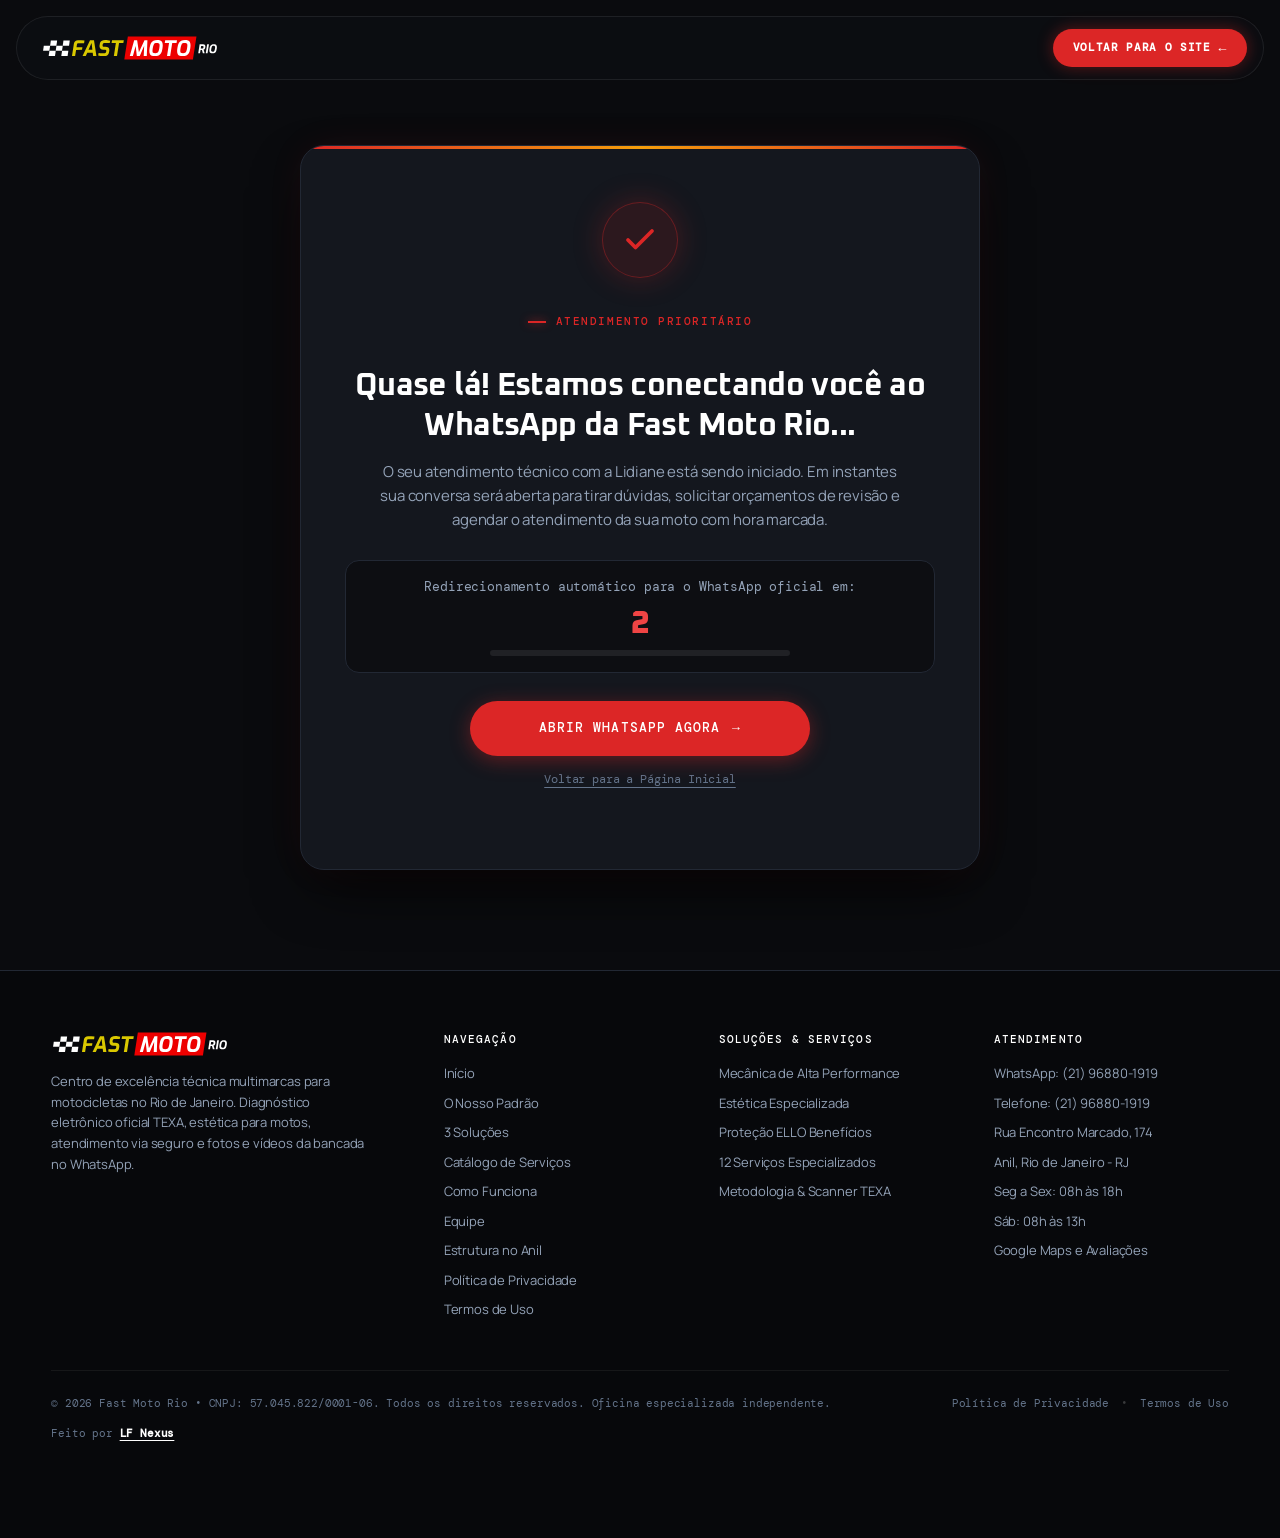
<file: obrigado.html>
<!DOCTYPE html>
<html lang="pt-BR">
<head>
<script async src="https://www.googletagmanager.com/gtm.js?id=GTM-PGZCWSPF"></script>
<script>
  window.dataLayer = window.dataLayer || [];
  function gtag(){dataLayer.push(arguments);}
  gtag('js', new Date());
</script>
  <meta charset="utf-8">
  <meta name="viewport" content="width=device-width, initial-scale=1, viewport-fit=cover">
  <title>Conectando ao WhatsApp | Fast Moto Rio</title>
  <meta name="description" content="Conectando seu atendimento técnico com a Lidiane no WhatsApp oficial da Fast Moto Rio.">
  <meta name="robots" content="noindex, nofollow">
  <link rel="preconnect" href="https://fonts.googleapis.com">
  <link rel="preconnect" href="https://fonts.gstatic.com" crossorigin>
  <link href="https://fonts.googleapis.com/css2?family=DM+Mono:wght@400;500&family=Manrope:wght@400;500;600;700&family=Oxanium:wght@400;500;600;700;800&family=Sora:wght@400;500;600;700;800&display=swap" rel="stylesheet">
  <link rel="icon" href="/favicon.ico?v=2" sizes="any">
  <link rel="icon" type="image/svg+xml" href="/images/favicon.svg?v=2">
  <link rel="icon" type="image/png" sizes="32x32" href="/images/favicon-32x32.png?v=2">
  <link rel="icon" type="image/png" sizes="48x48" href="/images/favicon-48x48.png?v=2">
  <link rel="apple-touch-icon" sizes="180x180" href="/images/apple-touch-icon.png?v=2">
  <link rel="stylesheet" href="css/styles.css">

  <!-- CAMADA DE CONVERSÃO E TRACKING DE LEADS (GTM / META PIXEL / GOOGLE ADS) -->
  <!-- Instrução Técnica: Insira os IDs reais de Pixel e Tag abaixo conforme a campanha -->
  <script>
    window.dataLayer = window.dataLayer || [];
    window.dataLayer.push({
      event: 'whatsapp_conversion',
      conversion_type: 'lead',
      page_title: 'Obrigado - WhatsApp Lead Fast Moto Rio',
      timestamp: new Date().toISOString()
    });

    // Disparo Meta Pixel (Lead)
    if (typeof fbq === 'function') {
      fbq('track', 'Lead');
    }

    // Disparo Google Ads / GA4 (descomente e substitua pelo send_to oficial da campanha)
    /*
    if (typeof gtag === 'function') {
      gtag('event', 'conversion', {
        'send_to': 'AW-CONVERSION_ID/CONVERSION_LABEL',
        'event_category': 'WhatsApp',
        'event_label': 'Lead Iniciado'
      });
    }
    */
  </script>
</head>
<body class="page-institutional">
  <header class="site-header">
    <a class="brand" href="index.html" aria-label="Fast Moto Rio - Página Inicial">
      <img src="images/logo-fast-moto-rio.svg" alt="Fast Moto Rio" class="brand-logo-img">
    </a>
    <a class="header-cta" href="index.html">
      Voltar para o Site <span class="cta-arrow" aria-hidden="true">&larr;</span>
    </a>
  </header>

  <main class="institutional-main">
    <div class="container">
      <div class="thankyou-wrapper">
        <div class="thankyou-icon-box">
          <svg viewBox="0 0 24 24" fill="none" stroke="currentColor" stroke-width="2.5" stroke-linecap="round" stroke-linejoin="round" aria-hidden="true">
            <path d="M20 6L9 17l-5-5"></path>
          </svg>
        </div>

        <p class="eyebrow">Atendimento Prioritário</p>
        <h1>Quase lá! Estamos conectando você ao WhatsApp da Fast Moto Rio...</h1>
        <p class="thankyou-subtitle">
          O seu atendimento técnico com a Lidiane está sendo iniciado. Em instantes sua conversa será aberta para tirar dúvidas, solicitar orçamentos de revisão e agendar o atendimento da sua moto com hora marcada.
        </p>

        <div class="countdown-box">
          <div class="countdown-timer-text">Redirecionamento automático para o WhatsApp oficial em:</div>
          <div class="countdown-number" id="countdown-val">3</div>
          <div class="countdown-bar">
            <div class="countdown-bar-fill" id="countdown-bar-fill"></div>
          </div>
        </div>

        <div class="thankyou-actions">
          <a id="manual-whatsapp-btn" href="https://wa.me/5521968801919" class="button button-primary" target="_blank" rel="noopener">
            Abrir WhatsApp Agora <span aria-hidden="true">&rarr;</span>
          </a>
          <a href="index.html" class="thankyou-back-link">Voltar para a Página Inicial</a>
        </div>
      </div>
    </div>
  </main>

  <footer class="site-footer">
    <div class="container">
      <div class="footer-grid">
        <div class="footer-brand">
          <a class="brand" href="index.html" aria-label="Fast Moto Rio">
            <img src="images/logo-fast-moto-rio.svg" alt="Fast Moto Rio" class="brand-logo-img">
          </a>
          <p>Centro de excelência técnica multimarcas para motocicletas no Rio de Janeiro. Diagnóstico eletrônico oficial TEXA, estética para motos, atendimento via seguro e fotos e vídeos da bancada no WhatsApp.</p>
        </div>

        <div class="footer-col">
          <h4>Navegação</h4>
          <ul>
            <li><a href="index.html#inicio">Início</a></li>
            <li><a href="index.html#padrao">O Nosso Padrão</a></li>
            <li><a href="index.html#ecossistema">3 Soluções</a></li>
            <li><a href="index.html#servicos">Catálogo de Serviços</a></li>
            <li><a href="index.html#metodologia">Como Funciona</a></li>
            <li><a href="index.html#equipe">Equipe</a></li>
            <li><a href="index.html#galpao">Estrutura no Anil</a></li>
            <li><a href="politica-de-privacidade.html">Política de Privacidade</a></li>
            <li><a href="termos-de-uso.html">Termos de Uso</a></li>
          </ul>
        </div>

        <div class="footer-col">
          <h4>Soluções &amp; Serviços</h4>
          <ul>
            <li><a href="index.html#ecossistema">Mecânica de Alta Performance</a></li>
            <li><a href="index.html#ecossistema">Estética Especializada</a></li>
            <li><a href="index.html#ecossistema">Proteção ELLO Benefícios</a></li>
            <li><a href="index.html#servicos">12 Serviços Especializados</a></li>
            <li><a href="index.html#metodologia">Metodologia &amp; Scanner TEXA</a></li>
          </ul>
        </div>

        <div class="footer-col">
          <h4>Atendimento</h4>
          <ul>
            <li><a href="https://wa.me/5521968801919" target="_blank" rel="noopener">WhatsApp: (21) 96880-1919</a></li>
            <li><a href="tel:+5521968801919">Telefone: (21) 96880-1919</a></li>
            <li><span>Rua Encontro Marcado, 174</span></li>
            <li><span>Anil, Rio de Janeiro - RJ</span></li>
            <li><span>Seg a Sex: 08h às 18h</span></li>
            <li><span>Sáb: 08h às 13h</span></li>
            <li><a href="https://www.google.com/maps/search/?api=1&query=-22.9641023,-43.3375909" target="_blank" rel="noopener">Google Maps e Avaliações</a></li>
          </ul>
        </div>
      </div>

      <div class="footer-bottom">
        <span>&copy; 2026 Fast Moto Rio &bull; CNPJ: 57.045.822/0001-06. Todos os direitos reservados. Oficina especializada independente.</span>
        <div class="footer-legal-links">
          <a href="politica-de-privacidade.html">Política de Privacidade</a>
          <span class="legal-sep">&bull;</span>
          <a href="termos-de-uso.html">Termos de Uso</a>
        </div>
        <span>Feito por <a href="https://lfnexus.com.br" target="_blank" rel="noopener" class="footer-credit-link">LF Nexus</a></span>
      </div>
    </div>
  </footer>

  <script>
    (function () {
      'use strict';
      const params = new URLSearchParams(window.location.search);
      const customText = params.get('text');
      const basePhone = '5521968801919';
      const defaultText = 'Olá, Lidiane! Vim pelo site da Fast Moto Rio e gostaria de agendar uma revisão.';
      const finalMsg = customText ? customText : defaultText;
      const targetUrl = 'https://wa.me/' + basePhone + '?text=' + encodeURIComponent(finalMsg);

      const manualBtn = document.getElementById('manual-whatsapp-btn');
      if (manualBtn) {
        manualBtn.href = targetUrl;
      }

      let seconds = 3;
      const valEl = document.getElementById('countdown-val');
      const barFill = document.getElementById('countdown-bar-fill');

      if (barFill) {
        requestAnimationFrame(() => {
          barFill.style.transform = 'scaleX(0)';
        });
      }

      const timer = setInterval(() => {
        seconds--;
        if (valEl) {
          valEl.textContent = String(Math.max(0, seconds));
        }
        if (seconds <= 0) {
          clearInterval(timer);
          window.location.href = targetUrl;
        }
      }, 1000);
    })();
  </script>
</body>
</html>
</file>
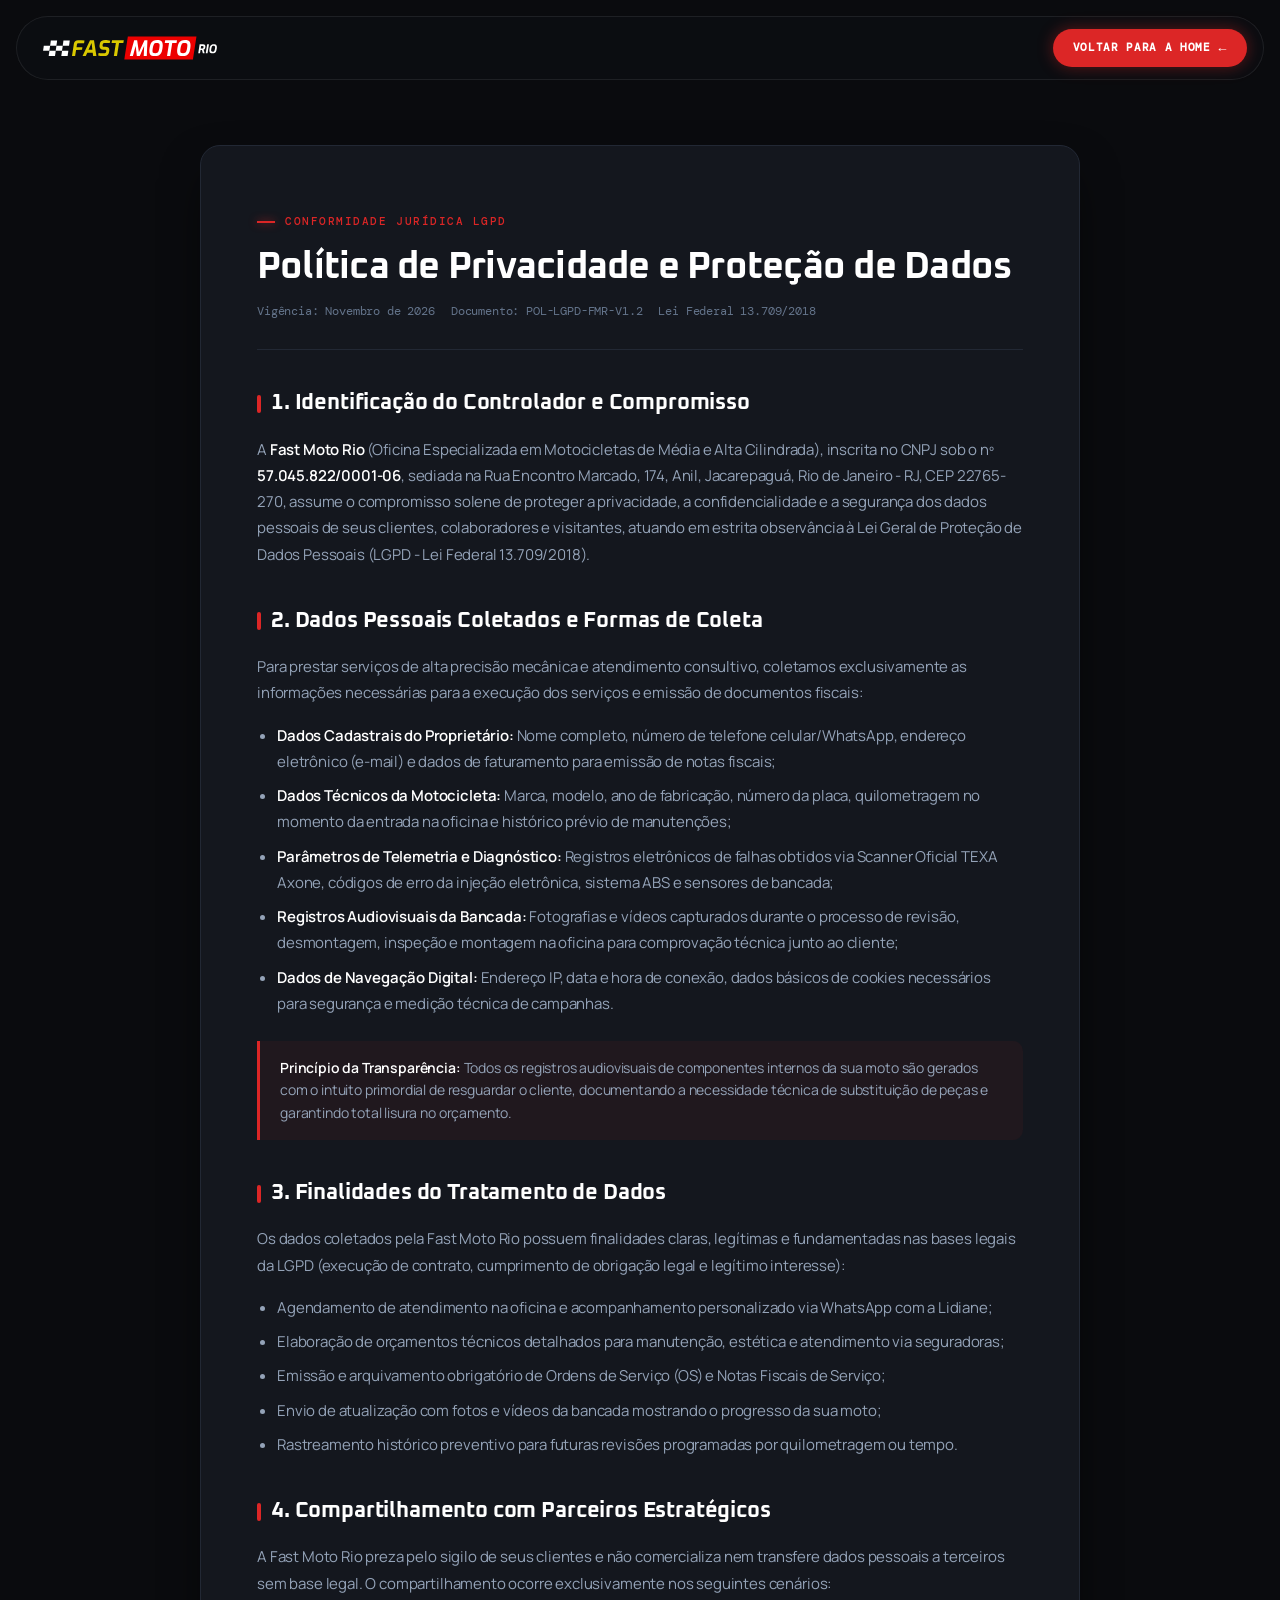
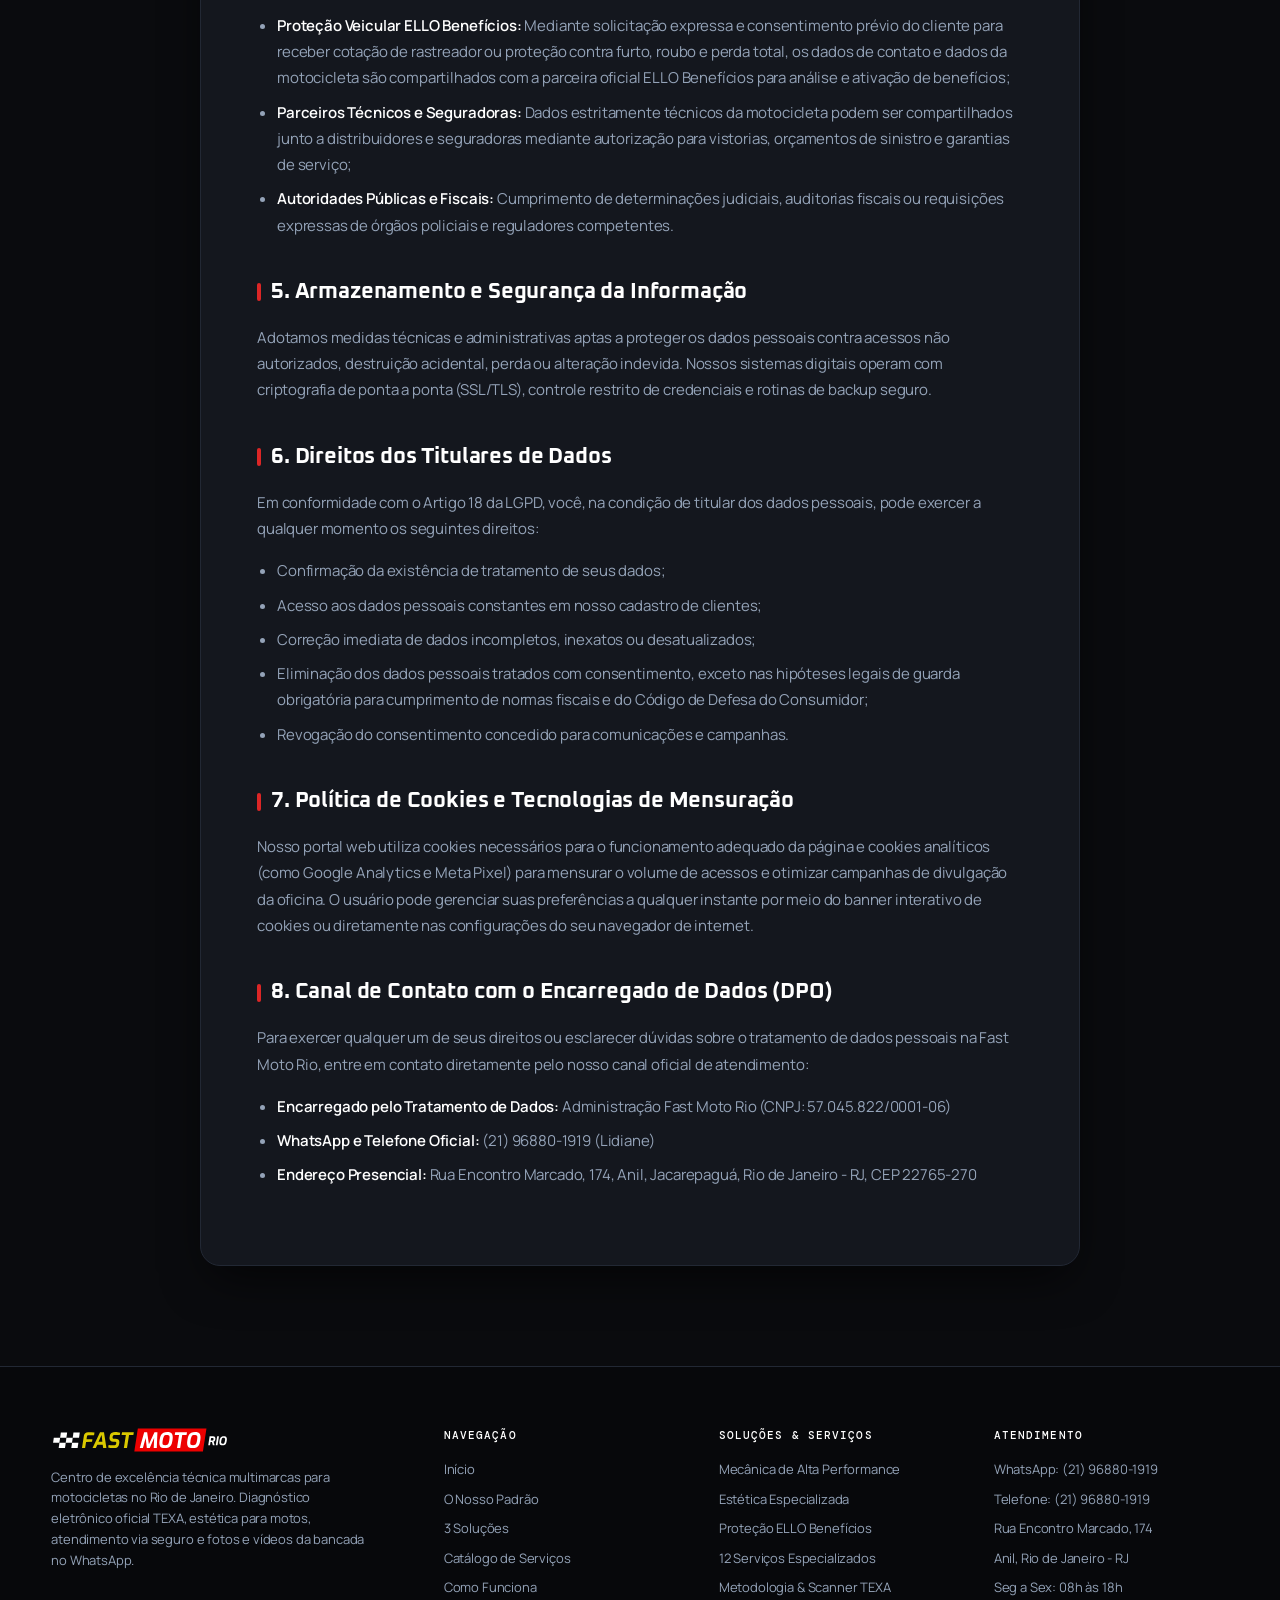
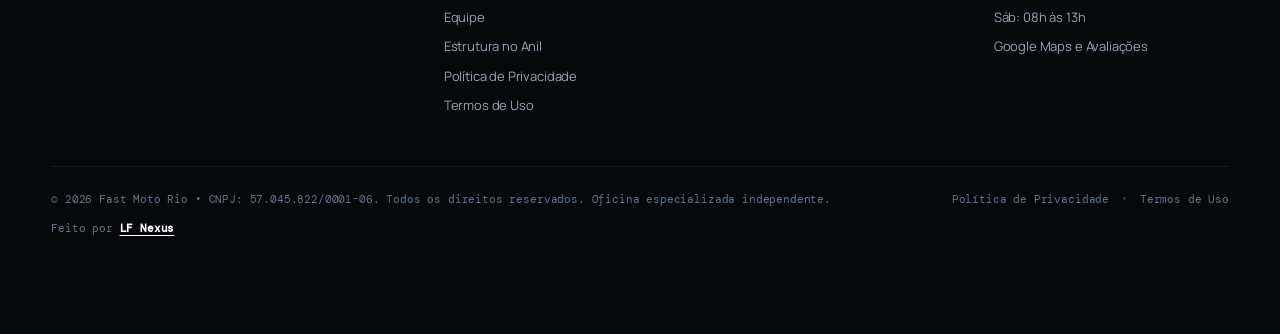
<file: politica-de-privacidade.html>
<!DOCTYPE html>
<html lang="pt-BR">
<head>
<script async src="https://www.googletagmanager.com/gtm.js?id=GTM-PGZCWSPF"></script>
<script>
  window.dataLayer = window.dataLayer || [];
  function gtag(){dataLayer.push(arguments);}
  gtag('js', new Date());
</script>
  <meta charset="utf-8">
  <meta name="viewport" content="width=device-width, initial-scale=1, viewport-fit=cover">
  <title>Política de Privacidade | Fast Moto Rio</title>
  <meta name="description" content="Política de Privacidade e Proteção de Dados Pessoais da Fast Moto Rio em conformidade com a Lei Geral de Proteção de Dados (LGPD - Lei 13.709/2018).">
  <link rel="preconnect" href="https://fonts.googleapis.com">
  <link rel="preconnect" href="https://fonts.gstatic.com" crossorigin>
  <link href="https://fonts.googleapis.com/css2?family=DM+Mono:wght@400;500&family=Manrope:wght@400;500;600;700&family=Oxanium:wght@400;500;600;700;800&family=Sora:wght@400;500;600;700;800&display=swap" rel="stylesheet">
  <link rel="icon" href="/favicon.ico?v=2" sizes="any">
  <link rel="icon" type="image/svg+xml" href="/images/favicon.svg?v=2">
  <link rel="icon" type="image/png" sizes="32x32" href="/images/favicon-32x32.png?v=2">
  <link rel="icon" type="image/png" sizes="48x48" href="/images/favicon-48x48.png?v=2">
  <link rel="apple-touch-icon" sizes="180x180" href="/images/apple-touch-icon.png?v=2">
  <link rel="stylesheet" href="css/styles.css">
</head>
<body class="page-institutional">
  <header class="site-header">
    <a class="brand" href="index.html" aria-label="Fast Moto Rio - Página Inicial">
      <img src="images/logo-fast-moto-rio.svg" alt="Fast Moto Rio" class="brand-logo-img">
    </a>
    <a class="header-cta" href="index.html">
      Voltar para a Home <span class="cta-arrow" aria-hidden="true">&larr;</span>
    </a>
  </header>

  <main class="institutional-main">
    <div class="container">
      <article class="legal-article">
        <header class="legal-header">
          <p class="eyebrow">Conformidade Jurídica LGPD</p>
          <h1>Política de Privacidade e Proteção de Dados</h1>
          <div class="legal-meta">
            <span>Vigência: Novembro de 2026</span>
            <span>Documento: POL-LGPD-FMR-V1.2</span>
            <span>Lei Federal 13.709/2018</span>
          </div>
        </header>

        <div class="legal-body">
          <h2>1. Identificação do Controlador e Compromisso</h2>
          <p>
            A <strong>Fast Moto Rio</strong> (Oficina Especializada em Motocicletas de Média e Alta Cilindrada), inscrita no CNPJ sob o nº <strong>57.045.822/0001-06</strong>, sediada na Rua Encontro Marcado, 174, Anil, Jacarepaguá, Rio de Janeiro - RJ, CEP 22765-270, assume o compromisso solene de proteger a privacidade, a confidencialidade e a segurança dos dados pessoais de seus clientes, colaboradores e visitantes, atuando em estrita observância à Lei Geral de Proteção de Dados Pessoais (LGPD - Lei Federal 13.709/2018).
          </p>

          <h2>2. Dados Pessoais Coletados e Formas de Coleta</h2>
          <p>
            Para prestar serviços de alta precisão mecânica e atendimento consultivo, coletamos exclusivamente as informações necessárias para a execução dos serviços e emissão de documentos fiscais:
          </p>
          <ul>
            <li><strong>Dados Cadastrais do Proprietário:</strong> Nome completo, número de telefone celular/WhatsApp, endereço eletrônico (e-mail) e dados de faturamento para emissão de notas fiscais;</li>
            <li><strong>Dados Técnicos da Motocicleta:</strong> Marca, modelo, ano de fabricação, número da placa, quilometragem no momento da entrada na oficina e histórico prévio de manutenções;</li>
            <li><strong>Parâmetros de Telemetria e Diagnóstico:</strong> Registros eletrônicos de falhas obtidos via Scanner Oficial TEXA Axone, códigos de erro da injeção eletrônica, sistema ABS e sensores de bancada;</li>
            <li><strong>Registros Audiovisuais da Bancada:</strong> Fotografias e vídeos capturados durante o processo de revisão, desmontagem, inspeção e montagem na oficina para comprovação técnica junto ao cliente;</li>
            <li><strong>Dados de Navegação Digital:</strong> Endereço IP, data e hora de conexão, dados básicos de cookies necessários para segurança e medição técnica de campanhas.</li>
          </ul>

          <div class="legal-callout">
            <strong>Princípio da Transparência:</strong> Todos os registros audiovisuais de componentes internos da sua moto são gerados com o intuito primordial de resguardar o cliente, documentando a necessidade técnica de substituição de peças e garantindo total lisura no orçamento.
          </div>

          <h2>3. Finalidades do Tratamento de Dados</h2>
          <p>
            Os dados coletados pela Fast Moto Rio possuem finalidades claras, legítimas e fundamentadas nas bases legais da LGPD (execução de contrato, cumprimento de obrigação legal e legítimo interesse):
          </p>
          <ul>
            <li>Agendamento de atendimento na oficina e acompanhamento personalizado via WhatsApp com a Lidiane;</li>
            <li>Elaboração de orçamentos técnicos detalhados para manutenção, estética e atendimento via seguradoras;</li>
            <li>Emissão e arquivamento obrigatório de Ordens de Serviço (OS) e Notas Fiscais de Serviço;</li>
            <li>Envio de atualização com fotos e vídeos da bancada mostrando o progresso da sua moto;</li>
            <li>Rastreamento histórico preventivo para futuras revisões programadas por quilometragem ou tempo.</li>
          </ul>

          <h2>4. Compartilhamento com Parceiros Estratégicos</h2>
          <p>
            A Fast Moto Rio preza pelo sigilo de seus clientes e não comercializa nem transfere dados pessoais a terceiros sem base legal. O compartilhamento ocorre exclusivamente nos seguintes cenários:
          </p>
          <ul>
            <li><strong>Proteção Veicular ELLO Benefícios:</strong> Mediante solicitação expressa e consentimento prévio do cliente para receber cotação de rastreador ou proteção contra furto, roubo e perda total, os dados de contato e dados da motocicleta são compartilhados com a parceira oficial ELLO Benefícios para análise e ativação de benefícios;</li>
            <li><strong>Parceiros Técnicos e Seguradoras:</strong> Dados estritamente técnicos da motocicleta podem ser compartilhados junto a distribuidores e seguradoras mediante autorização para vistorias, orçamentos de sinistro e garantias de serviço;</li>
            <li><strong>Autoridades Públicas e Fiscais:</strong> Cumprimento de determinações judiciais, auditorias fiscais ou requisições expressas de órgãos policiais e reguladores competentes.</li>
          </ul>

          <h2>5. Armazenamento e Segurança da Informação</h2>
          <p>
            Adotamos medidas técnicas e administrativas aptas a proteger os dados pessoais contra acessos não autorizados, destruição acidental, perda ou alteração indevida. Nossos sistemas digitais operam com criptografia de ponta a ponta (SSL/TLS), controle restrito de credenciais e rotinas de backup seguro.
          </p>

          <h2>6. Direitos dos Titulares de Dados</h2>
          <p>
            Em conformidade com o Artigo 18 da LGPD, você, na condição de titular dos dados pessoais, pode exercer a qualquer momento os seguintes direitos:
          </p>
          <ul>
            <li>Confirmação da existência de tratamento de seus dados;</li>
            <li>Acesso aos dados pessoais constantes em nosso cadastro de clientes;</li>
            <li>Correção imediata de dados incompletos, inexatos ou desatualizados;</li>
            <li>Eliminação dos dados pessoais tratados com consentimento, exceto nas hipóteses legais de guarda obrigatória para cumprimento de normas fiscais e do Código de Defesa do Consumidor;</li>
            <li>Revogação do consentimento concedido para comunicações e campanhas.</li>
          </ul>

          <h2>7. Política de Cookies e Tecnologias de Mensuração</h2>
          <p>
            Nosso portal web utiliza cookies necessários para o funcionamento adequado da página e cookies analíticos (como Google Analytics e Meta Pixel) para mensurar o volume de acessos e otimizar campanhas de divulgação da oficina. O usuário pode gerenciar suas preferências a qualquer instante por meio do banner interativo de cookies ou diretamente nas configurações do seu navegador de internet.
          </p>

          <h2>8. Canal de Contato com o Encarregado de Dados (DPO)</h2>
          <p>
            Para exercer qualquer um de seus direitos ou esclarecer dúvidas sobre o tratamento de dados pessoais na Fast Moto Rio, entre em contato diretamente pelo nosso canal oficial de atendimento:
          </p>
          <ul>
            <li><strong>Encarregado pelo Tratamento de Dados:</strong> Administração Fast Moto Rio (CNPJ: 57.045.822/0001-06)</li>
            <li><strong>WhatsApp e Telefone Oficial:</strong> <a href="tel:+5521968801919">(21) 96880-1919</a> (Lidiane)</li>
            <li><strong>Endereço Presencial:</strong> Rua Encontro Marcado, 174, Anil, Jacarepaguá, Rio de Janeiro - RJ, CEP 22765-270</li>
          </ul>
        </div>
      </article>
    </div>
  </main>

  <footer class="site-footer">
    <div class="container">
      <div class="footer-grid">
        <div class="footer-brand">
          <a class="brand" href="index.html" aria-label="Fast Moto Rio">
            <img src="images/logo-fast-moto-rio.svg" alt="Fast Moto Rio" class="brand-logo-img">
          </a>
          <p>Centro de excelência técnica multimarcas para motocicletas no Rio de Janeiro. Diagnóstico eletrônico oficial TEXA, estética para motos, atendimento via seguro e fotos e vídeos da bancada no WhatsApp.</p>
        </div>

        <div class="footer-col">
          <h4>Navegação</h4>
          <ul>
            <li><a href="index.html#inicio">Início</a></li>
            <li><a href="index.html#padrao">O Nosso Padrão</a></li>
            <li><a href="index.html#ecossistema">3 Soluções</a></li>
            <li><a href="index.html#servicos">Catálogo de Serviços</a></li>
            <li><a href="index.html#metodologia">Como Funciona</a></li>
            <li><a href="index.html#equipe">Equipe</a></li>
            <li><a href="index.html#galpao">Estrutura no Anil</a></li>
            <li><a href="politica-de-privacidade.html">Política de Privacidade</a></li>
            <li><a href="termos-de-uso.html">Termos de Uso</a></li>
          </ul>
        </div>

        <div class="footer-col">
          <h4>Soluções &amp; Serviços</h4>
          <ul>
            <li><a href="index.html#ecossistema">Mecânica de Alta Performance</a></li>
            <li><a href="index.html#ecossistema">Estética Especializada</a></li>
            <li><a href="index.html#ecossistema">Proteção ELLO Benefícios</a></li>
            <li><a href="index.html#servicos">12 Serviços Especializados</a></li>
            <li><a href="index.html#metodologia">Metodologia &amp; Scanner TEXA</a></li>
          </ul>
        </div>

        <div class="footer-col">
          <h4>Atendimento</h4>
          <ul>
            <li><a href="obrigado.html?text=Ol%C3%A1%2C%20Lidiane!%20Vim%20pelo%20site%20da%20Fast%20Moto%20Rio%20e%20gostaria%20de%20atendimento." target="_blank" rel="noopener">WhatsApp: (21) 96880-1919</a></li>
            <li><a href="tel:+5521968801919">Telefone: (21) 96880-1919</a></li>
            <li><span>Rua Encontro Marcado, 174</span></li>
            <li><span>Anil, Rio de Janeiro - RJ</span></li>
            <li><span>Seg a Sex: 08h às 18h</span></li>
            <li><span>Sáb: 08h às 13h</span></li>
            <li><a href="https://www.google.com/maps/search/?api=1&query=-22.9641023,-43.3375909" target="_blank" rel="noopener">Google Maps e Avaliações</a></li>
          </ul>
        </div>
      </div>

      <div class="footer-bottom">
        <span>&copy; 2026 Fast Moto Rio &bull; CNPJ: 57.045.822/0001-06. Todos os direitos reservados. Oficina especializada independente.</span>
        <div class="footer-legal-links">
          <a href="politica-de-privacidade.html">Política de Privacidade</a>
          <span class="legal-sep">&bull;</span>
          <a href="termos-de-uso.html">Termos de Uso</a>
        </div>
        <span>Feito por <a href="https://lfnexus.com.br" target="_blank" rel="noopener" class="footer-credit-link">LF Nexus</a></span>
      </div>
    </div>
  </footer>
</body>
</html>
</file>
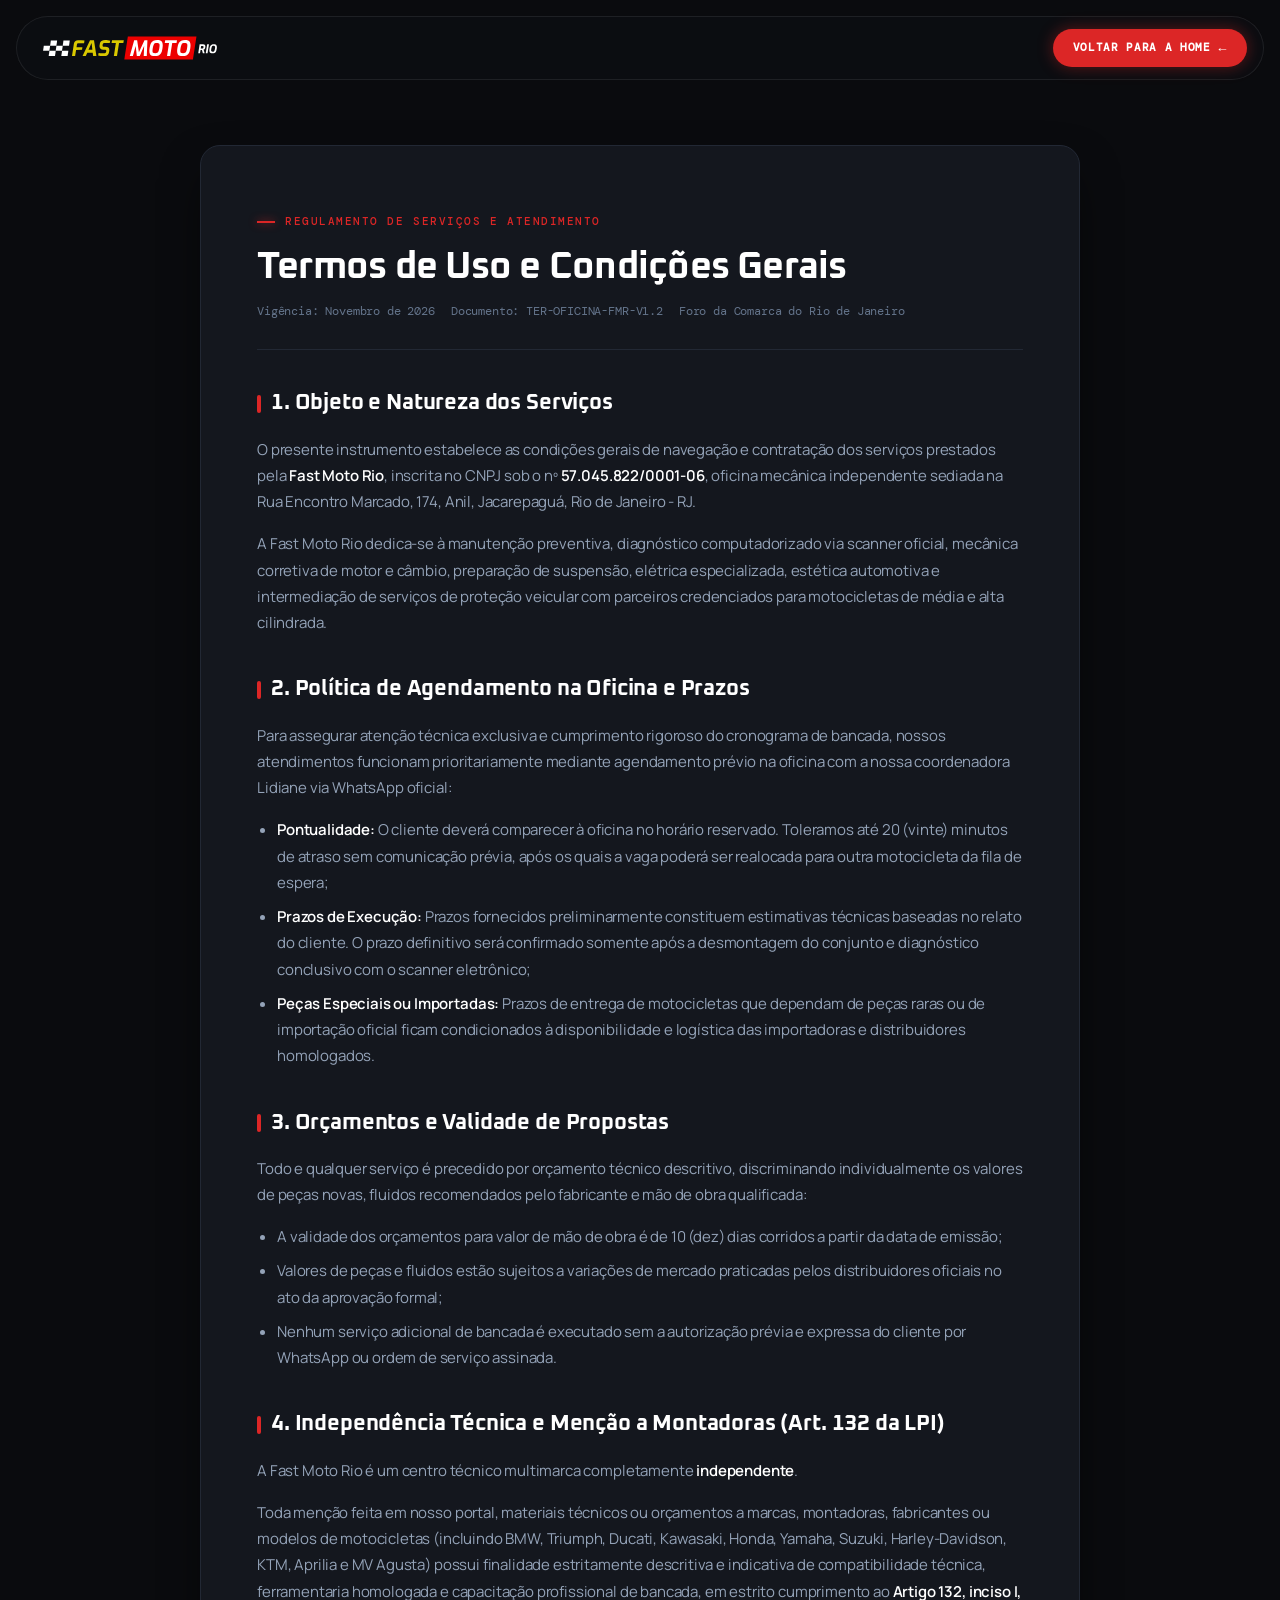
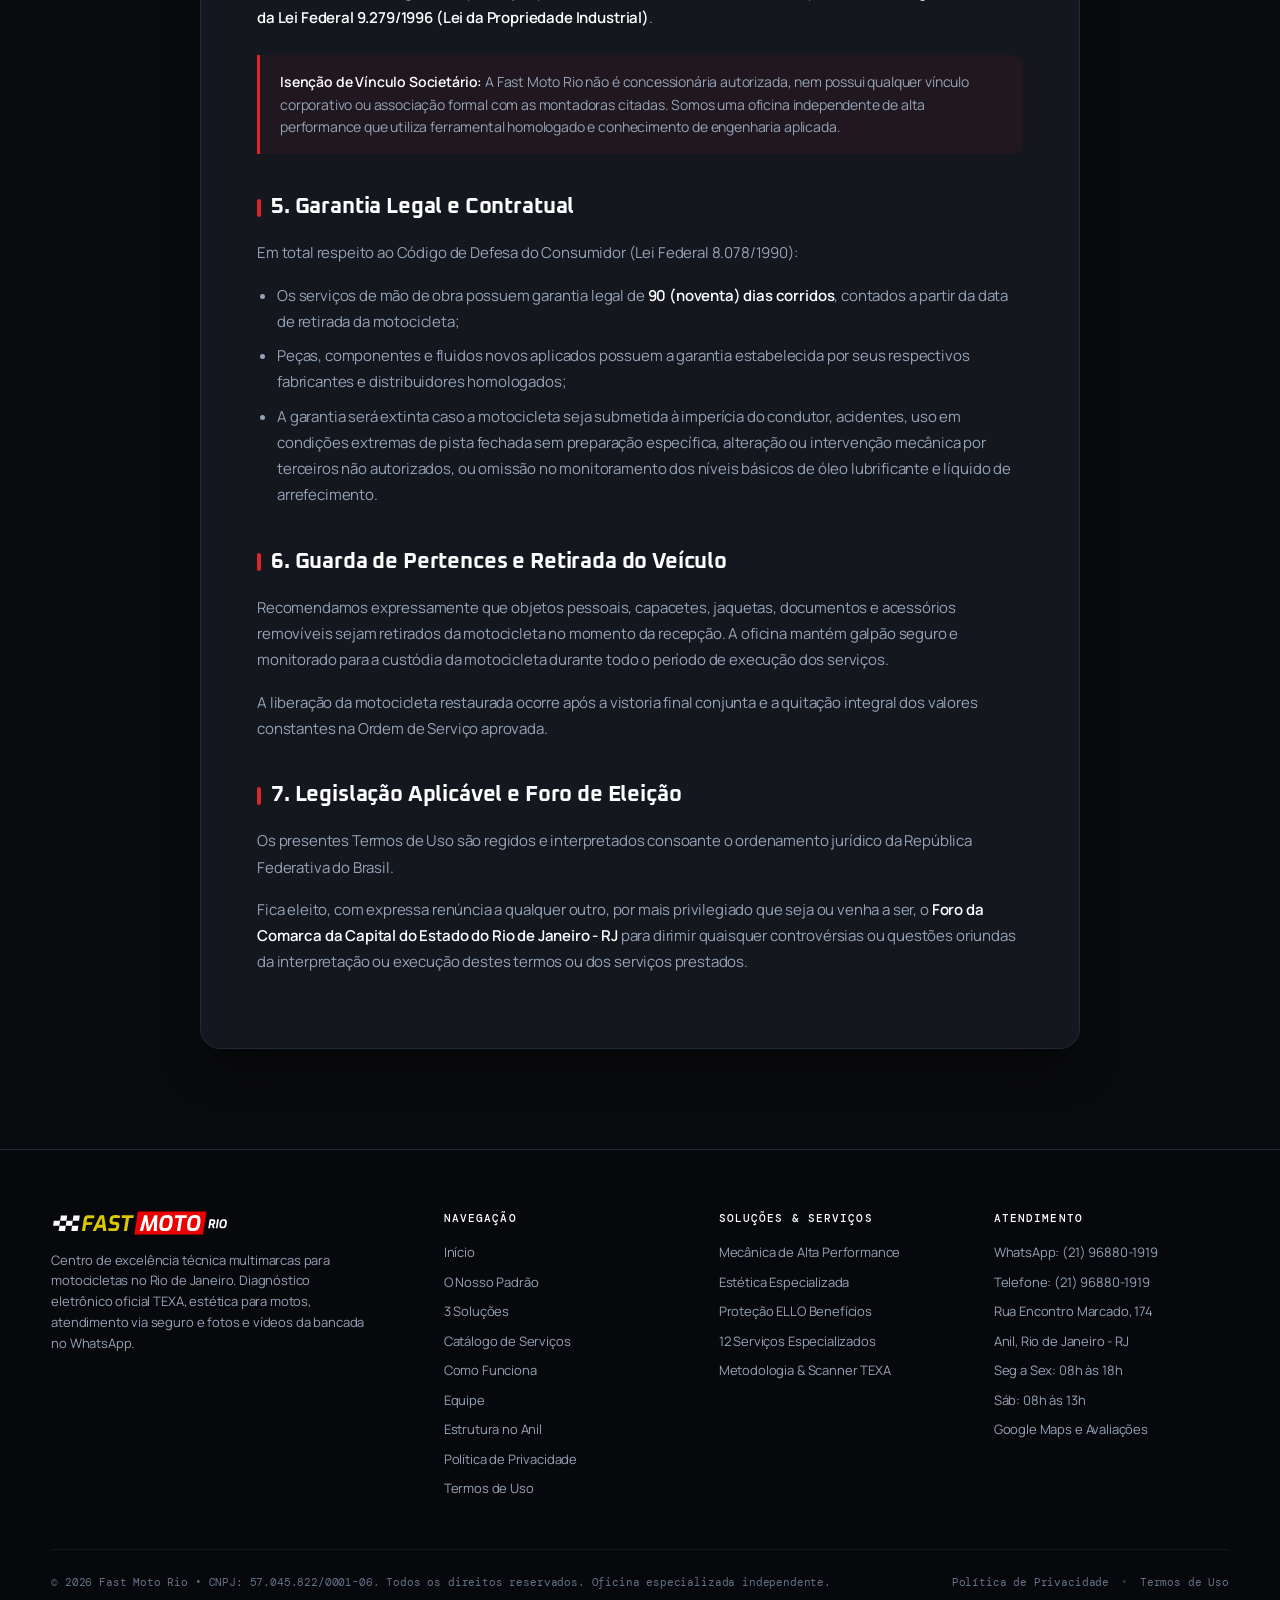
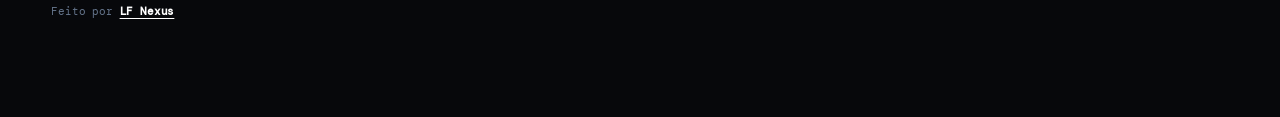
<file: termos-de-uso.html>
<!DOCTYPE html>
<html lang="pt-BR">
<head>
<script async src="https://www.googletagmanager.com/gtm.js?id=GTM-PGZCWSPF"></script>
<script>
  window.dataLayer = window.dataLayer || [];
  function gtag(){dataLayer.push(arguments);}
  gtag('js', new Date());
</script>
  <meta charset="utf-8">
  <meta name="viewport" content="width=device-width, initial-scale=1, viewport-fit=cover">
  <title>Termos de Uso | Fast Moto Rio</title>
  <meta name="description" content="Termos e Condições de Uso dos serviços e do site da oficina mecânica especializada Fast Moto Rio no Anil, Jacarepaguá, Rio de Janeiro.">
  <link rel="preconnect" href="https://fonts.googleapis.com">
  <link rel="preconnect" href="https://fonts.gstatic.com" crossorigin>
  <link href="https://fonts.googleapis.com/css2?family=DM+Mono:wght@400;500&family=Manrope:wght@400;500;600;700&family=Oxanium:wght@400;500;600;700;800&family=Sora:wght@400;500;600;700;800&display=swap" rel="stylesheet">
  <link rel="icon" href="/favicon.ico?v=2" sizes="any">
  <link rel="icon" type="image/svg+xml" href="/images/favicon.svg?v=2">
  <link rel="icon" type="image/png" sizes="32x32" href="/images/favicon-32x32.png?v=2">
  <link rel="icon" type="image/png" sizes="48x48" href="/images/favicon-48x48.png?v=2">
  <link rel="apple-touch-icon" sizes="180x180" href="/images/apple-touch-icon.png?v=2">
  <link rel="stylesheet" href="css/styles.css">
</head>
<body class="page-institutional">
  <header class="site-header">
    <a class="brand" href="index.html" aria-label="Fast Moto Rio - Página Inicial">
      <img src="images/logo-fast-moto-rio.svg" alt="Fast Moto Rio" class="brand-logo-img">
    </a>
    <a class="header-cta" href="index.html">
      Voltar para a Home <span class="cta-arrow" aria-hidden="true">&larr;</span>
    </a>
  </header>

  <main class="institutional-main">
    <div class="container">
      <article class="legal-article">
        <header class="legal-header">
          <p class="eyebrow">Regulamento de Serviços e Atendimento</p>
          <h1>Termos de Uso e Condições Gerais</h1>
          <div class="legal-meta">
            <span>Vigência: Novembro de 2026</span>
            <span>Documento: TER-OFICINA-FMR-V1.2</span>
            <span>Foro da Comarca do Rio de Janeiro</span>
          </div>
        </header>

        <div class="legal-body">
          <h2>1. Objeto e Natureza dos Serviços</h2>
          <p>
            O presente instrumento estabelece as condições gerais de navegação e contratação dos serviços prestados pela <strong>Fast Moto Rio</strong>, inscrita no CNPJ sob o nº <strong>57.045.822/0001-06</strong>, oficina mecânica independente sediada na Rua Encontro Marcado, 174, Anil, Jacarepaguá, Rio de Janeiro - RJ.
          </p>
          <p>
            A Fast Moto Rio dedica-se à manutenção preventiva, diagnóstico computadorizado via scanner oficial, mecânica corretiva de motor e câmbio, preparação de suspensão, elétrica especializada, estética automotiva e intermediação de serviços de proteção veicular com parceiros credenciados para motocicletas de média e alta cilindrada.
          </p>

          <h2>2. Política de Agendamento na Oficina e Prazos</h2>
          <p>
            Para assegurar atenção técnica exclusiva e cumprimento rigoroso do cronograma de bancada, nossos atendimentos funcionam prioritariamente mediante agendamento prévio na oficina com a nossa coordenadora Lidiane via WhatsApp oficial:
          </p>
          <ul>
            <li><strong>Pontualidade:</strong> O cliente deverá comparecer à oficina no horário reservado. Toleramos até 20 (vinte) minutos de atraso sem comunicação prévia, após os quais a vaga poderá ser realocada para outra motocicleta da fila de espera;</li>
            <li><strong>Prazos de Execução:</strong> Prazos fornecidos preliminarmente constituem estimativas técnicas baseadas no relato do cliente. O prazo definitivo será confirmado somente após a desmontagem do conjunto e diagnóstico conclusivo com o scanner eletrônico;</li>
            <li><strong>Peças Especiais ou Importadas:</strong> Prazos de entrega de motocicletas que dependam de peças raras ou de importação oficial ficam condicionados à disponibilidade e logística das importadoras e distribuidores homologados.</li>
          </ul>

          <h2>3. Orçamentos e Validade de Propostas</h2>
          <p>
            Todo e qualquer serviço é precedido por orçamento técnico descritivo, discriminando individualmente os valores de peças novas, fluidos recomendados pelo fabricante e mão de obra qualificada:
          </p>
          <ul>
            <li>A validade dos orçamentos para valor de mão de obra é de 10 (dez) dias corridos a partir da data de emissão;</li>
            <li>Valores de peças e fluidos estão sujeitos a variações de mercado praticadas pelos distribuidores oficiais no ato da aprovação formal;</li>
            <li>Nenhum serviço adicional de bancada é executado sem a autorização prévia e expressa do cliente por WhatsApp ou ordem de serviço assinada.</li>
          </ul>

          <h2>4. Independência Técnica e Menção a Montadoras (Art. 132 da LPI)</h2>
          <p>
            A Fast Moto Rio é um centro técnico multimarca completamente <strong>independente</strong>.
          </p>
          <p>
            Toda menção feita em nosso portal, materiais técnicos ou orçamentos a marcas, montadoras, fabricantes ou modelos de motocicletas (incluindo BMW, Triumph, Ducati, Kawasaki, Honda, Yamaha, Suzuki, Harley-Davidson, KTM, Aprilia e MV Agusta) possui finalidade estritamente descritiva e indicativa de compatibilidade técnica, ferramentaria homologada e capacitação profissional de bancada, em estrito cumprimento ao <strong>Artigo 132, inciso I, da Lei Federal 9.279/1996 (Lei da Propriedade Industrial)</strong>.
          </p>
          <div class="legal-callout">
            <strong>Isenção de Vínculo Societário:</strong> A Fast Moto Rio não é concessionária autorizada, nem possui qualquer vínculo corporativo ou associação formal com as montadoras citadas. Somos uma oficina independente de alta performance que utiliza ferramental homologado e conhecimento de engenharia aplicada.
          </div>

          <h2>5. Garantia Legal e Contratual</h2>
          <p>
            Em total respeito ao Código de Defesa do Consumidor (Lei Federal 8.078/1990):
          </p>
          <ul>
            <li>Os serviços de mão de obra possuem garantia legal de <strong>90 (noventa) dias corridos</strong>, contados a partir da data de retirada da motocicleta;</li>
            <li>Peças, componentes e fluidos novos aplicados possuem a garantia estabelecida por seus respectivos fabricantes e distribuidores homologados;</li>
            <li>A garantia será extinta caso a motocicleta seja submetida à imperícia do condutor, acidentes, uso em condições extremas de pista fechada sem preparação específica, alteração ou intervenção mecânica por terceiros não autorizados, ou omissão no monitoramento dos níveis básicos de óleo lubrificante e líquido de arrefecimento.</li>
          </ul>

          <h2>6. Guarda de Pertences e Retirada do Veículo</h2>
          <p>
            Recomendamos expressamente que objetos pessoais, capacetes, jaquetas, documentos e acessórios removíveis sejam retirados da motocicleta no momento da recepção. A oficina mantém galpão seguro e monitorado para a custódia da motocicleta durante todo o período de execução dos serviços.
          </p>
          <p>
            A liberação da motocicleta restaurada ocorre após a vistoria final conjunta e a quitação integral dos valores constantes na Ordem de Serviço aprovada.
          </p>

          <h2>7. Legislação Aplicável e Foro de Eleição</h2>
          <p>
            Os presentes Termos de Uso são regidos e interpretados consoante o ordenamento jurídico da República Federativa do Brasil.
          </p>
          <p>
            Fica eleito, com expressa renúncia a qualquer outro, por mais privilegiado que seja ou venha a ser, o <strong>Foro da Comarca da Capital do Estado do Rio de Janeiro - RJ</strong> para dirimir quaisquer controvérsias ou questões oriundas da interpretação ou execução destes termos ou dos serviços prestados.
          </p>
        </div>
      </article>
    </div>
  </main>

  <footer class="site-footer">
    <div class="container">
      <div class="footer-grid">
        <div class="footer-brand">
          <a class="brand" href="index.html" aria-label="Fast Moto Rio">
            <img src="images/logo-fast-moto-rio.svg" alt="Fast Moto Rio" class="brand-logo-img">
          </a>
          <p>Centro de excelência técnica multimarcas para motocicletas no Rio de Janeiro. Diagnóstico eletrônico oficial TEXA, estética para motos, atendimento via seguro e fotos e vídeos da bancada no WhatsApp.</p>
        </div>

        <div class="footer-col">
          <h4>Navegação</h4>
          <ul>
            <li><a href="index.html#inicio">Início</a></li>
            <li><a href="index.html#padrao">O Nosso Padrão</a></li>
            <li><a href="index.html#ecossistema">3 Soluções</a></li>
            <li><a href="index.html#servicos">Catálogo de Serviços</a></li>
            <li><a href="index.html#metodologia">Como Funciona</a></li>
            <li><a href="index.html#equipe">Equipe</a></li>
            <li><a href="index.html#galpao">Estrutura no Anil</a></li>
            <li><a href="politica-de-privacidade.html">Política de Privacidade</a></li>
            <li><a href="termos-de-uso.html">Termos de Uso</a></li>
          </ul>
        </div>

        <div class="footer-col">
          <h4>Soluções &amp; Serviços</h4>
          <ul>
            <li><a href="index.html#ecossistema">Mecânica de Alta Performance</a></li>
            <li><a href="index.html#ecossistema">Estética Especializada</a></li>
            <li><a href="index.html#ecossistema">Proteção ELLO Benefícios</a></li>
            <li><a href="index.html#servicos">12 Serviços Especializados</a></li>
            <li><a href="index.html#metodologia">Metodologia &amp; Scanner TEXA</a></li>
          </ul>
        </div>

        <div class="footer-col">
          <h4>Atendimento</h4>
          <ul>
            <li><a href="obrigado.html?text=Ol%C3%A1%2C%20Lidiane!%20Vim%20pelo%20site%20da%20Fast%20Moto%20Rio%20e%20gostaria%20de%20atendimento." target="_blank" rel="noopener">WhatsApp: (21) 96880-1919</a></li>
            <li><a href="tel:+5521968801919">Telefone: (21) 96880-1919</a></li>
            <li><span>Rua Encontro Marcado, 174</span></li>
            <li><span>Anil, Rio de Janeiro - RJ</span></li>
            <li><span>Seg a Sex: 08h às 18h</span></li>
            <li><span>Sáb: 08h às 13h</span></li>
            <li><a href="https://www.google.com/maps/search/?api=1&query=-22.9641023,-43.3375909" target="_blank" rel="noopener">Google Maps e Avaliações</a></li>
          </ul>
        </div>
      </div>

      <div class="footer-bottom">
        <span>&copy; 2026 Fast Moto Rio &bull; CNPJ: 57.045.822/0001-06. Todos os direitos reservados. Oficina especializada independente.</span>
        <div class="footer-legal-links">
          <a href="politica-de-privacidade.html">Política de Privacidade</a>
          <span class="legal-sep">&bull;</span>
          <a href="termos-de-uso.html">Termos de Uso</a>
        </div>
        <span>Feito por <a href="https://lfnexus.com.br" target="_blank" rel="noopener" class="footer-credit-link">LF Nexus</a></span>
      </div>
    </div>
  </footer>
</body>
</html>
</file>
<file: css/styles.css>
/* Fast Moto Rio - Estilos Oficiais (Dark Racing Theme) */
/* Padrao de acabamento cinematografico - Apple Level Design */

:root {
  --bg-deep: #0A0B0E;
  --bg-surface: #14171E;
  --bg-surface-elevated: #1B202A;
  --bg-card: rgba(20, 23, 30, 0.75);
  --border-subtle: #222834;
  --border-active: #374151;
  --border-highlight: rgba(220, 38, 38, 0.4);
  --accent-racing: #DC2626;
  --accent-racing-hover: #EF4444;
  --accent-gold: #F59E0B;
  --accent-muted: #7F1D1D;
  --text-primary: #FFFFFF;
  --text-secondary: #94A3B8;
  --text-muted: #64748B;
  --font-heading: 'Oxanium', 'Sora', -apple-system, sans-serif;
  --font-body: 'Manrope', -apple-system, BlinkMacSystemFont, sans-serif;
  --font-mono: 'DM Mono', monospace;
  --gutter: clamp(20px, 4vw, 64px);
  --max: 1240px;
}

*, *::before, *::after {
  box-sizing: border-box;
}

html {
  scroll-behavior: smooth;
  background-color: var(--bg-deep);
}

body {
  margin: 0;
  background: var(--bg-deep);
  color: var(--text-primary);
  font-family: var(--font-body);
  font-size: 16px;
  line-height: 1.6;
  letter-spacing: -0.01em;
  -webkit-font-smoothing: antialiased;
  -moz-osx-font-smoothing: grayscale;
  overflow-x: clip;
}

section[id] {
  scroll-margin-top: 88px;
}

img, video {
  display: block;
  max-width: 100%;
}

a {
  color: inherit;
  text-decoration: none;
}

.container {
  width: min(calc(100% - var(--gutter) * 2), var(--max));
  margin-inline: auto;
}

.sr-only {
  position: absolute;
  width: 1px;
  height: 1px;
  padding: 0;
  margin: -1px;
  overflow: hidden;
  clip: rect(0, 0, 0, 0);
  white-space: nowrap;
  border: 0;
}

.text-nowrap {
  white-space: nowrap;
}

/* 1. Cabecalho Flutuante (Floating Pill Header) */
.site-header {
  position: fixed;
  z-index: 50;
  top: 16px;
  left: 0;
  right: 0;
  margin-inline: auto;
  width: min(calc(100% - 32px), 1260px);
  height: 64px;
  display: flex;
  align-items: center;
  justify-content: space-between;
  padding: 0 16px 0 24px;
  background: rgba(13, 15, 19, 0.75);
  backdrop-filter: blur(16px);
  -webkit-backdrop-filter: blur(16px);
  border: 1px solid rgba(255, 255, 255, 0.08);
  border-radius: 9999px;
  transition: all 0.3s ease;
}

.site-header.is-scrolled {
  top: 10px;
  background: rgba(10, 11, 14, 0.92);
  border-color: rgba(220, 38, 38, 0.3);
  box-shadow: 0 10px 30px -10px rgba(0, 0, 0, 0.8), 0 0 20px -5px rgba(220, 38, 38, 0.15);
}

.brand {
  display: flex;
  align-items: center;
  gap: 10px;
  font-family: var(--font-heading);
  font-weight: 700;
  font-size: 19px;
  letter-spacing: -0.02em;
  color: var(--text-primary);
}

.brand-logo-img {
  height: 26px;
  width: auto;
  max-width: 190px;
  display: block;
  object-fit: contain;
  transition: transform 0.2s ease;
}

.brand:hover .brand-logo-img {
  transform: scale(1.02);
}

@media (max-width: 640px) {
  .brand-logo-img {
    height: 24px;
    max-width: 150px;
  }
}

.brand-badge {
  display: inline-grid;
  place-items: center;
  width: 32px;
  height: 32px;
  background: var(--accent-racing);
  color: #fff;
  border-radius: 8px;
  font-weight: 800;
  font-size: 15px;
  box-shadow: 0 0 15px rgba(220, 38, 38, 0.5);
}

.brand-text span {
  color: var(--accent-racing);
}

.main-nav {
  display: flex;
  align-items: center;
  gap: 22px;
  font-family: var(--font-mono);
  font-size: 11px;
  font-weight: 500;
  text-transform: uppercase;
  letter-spacing: 0.08em;
}

.main-nav a {
  color: var(--text-secondary);
  transition: color 0.2s ease;
  position: relative;
  padding: 4px 0;
}

.main-nav a:hover,
.main-nav a:focus {
  color: var(--text-primary);
}

.main-nav a:hover::after {
  content: '';
  position: absolute;
  bottom: 0;
  left: 0;
  right: 0;
  height: 2px;
  background: var(--accent-racing);
  border-radius: 1px;
}

.main-nav a.nav-mobile-cta {
  display: none;
}

.main-nav a.nav-mobile-cta:hover::after {
  display: none;
}

.header-cta {
  display: inline-flex;
  align-items: center;
  gap: 8px;
  background: var(--accent-racing);
  color: #FFFFFF;
  padding: 10px 20px;
  border-radius: 9999px;
  font-family: var(--font-mono);
  font-size: 11px;
  font-weight: 600;
  text-transform: uppercase;
  letter-spacing: 0.06em;
  white-space: nowrap;
  flex-shrink: 0;
  transition: all 0.2s ease;
  box-shadow: 0 0 16px rgba(220, 38, 38, 0.4);
}

.cta-wa-icon {
  width: 17px;
  height: 17px;
  flex-shrink: 0;
  fill: currentColor;
}

.header-cta .cta-wa-icon {
  width: 15px;
  height: 15px;
}

.service-cta .cta-wa-icon {
  width: 15px;
  height: 15px;
}

.button-giant .cta-wa-icon {
  width: 19px;
  height: 19px;
}

.header-cta .cta-arrow {
  display: inline-block;
  font-size: 13px;
  line-height: 1;
  transition: transform 0.2s ease;
}

.header-cta:hover {
  background: var(--accent-racing-hover);
  transform: translateY(-1px);
  box-shadow: 0 0 24px rgba(220, 38, 38, 0.7);
}

.header-cta:hover .cta-arrow {
  transform: translate(2px, -2px);
}

.menu-toggle {
  display: none;
  background: transparent;
  border: 0;
  cursor: pointer;
  padding: 8px;
  flex-direction: column;
  gap: 5px;
}

.menu-toggle span:not(.sr-only) {
  display: block;
  width: 22px;
  height: 2px;
  background: var(--text-primary);
  border-radius: 2px;
  transition: transform 0.2s ease, opacity 0.2s ease;
}

.menu-scrim {
  display: none;
  position: fixed;
  inset: 0;
  background: rgba(0, 0, 0, 0.7);
  backdrop-filter: blur(8px);
  z-index: 40;
  opacity: 0;
  pointer-events: none;
  transition: opacity 0.3s ease;
}

.menu-scrim.is-on {
  display: block;
  opacity: 1;
  pointer-events: auto;
}

/* 2. Hero Section (Scroll Cinema Sticky Container a 60 FPS) */
.hero {
  height: 420vh;
  position: relative;
}

.hero-sticky-container {
  position: sticky;
  top: 0;
  height: 100vh;
  height: 100svh;
  width: 100%;
  overflow: hidden;
}

.hero-media,
.hero-canvas,
.hero-scrim {
  position: absolute;
  inset: 0;
  width: 100%;
  height: 100%;
}

.hero-media {
  display: none;
}

.hero-canvas {
  z-index: 0;
  width: 100%;
  height: 100%;
  display: block;
  object-fit: cover;
  opacity: 0.95;
  pointer-events: none;
  background: #0A0B0E url("../images/hero-frames/frame_001.webp") center/cover no-repeat;
}

.hero-scrim {
  z-index: 1;
  background:
    linear-gradient(90deg,
      rgba(10, 11, 14, 0.98) 0%,
      rgba(10, 11, 14, 0.94) 32%,
      rgba(10, 11, 14, 0.85) 48%,
      rgba(10, 11, 14, 0.45) 62%,
      rgba(10, 11, 14, 0.15) 75%,
      transparent 88%
    ),
    linear-gradient(0deg, rgba(10, 11, 14, 0.95) 0%, transparent 35%);
  pointer-events: none;
  transition: opacity 0.25s ease-out;
}

.hero-content {
  position: absolute;
  z-index: 2;
  top: clamp(104px, 14vh, 170px);
  left: var(--gutter);
  right: var(--gutter);
  width: auto;
  max-width: var(--max);
  margin-inline: auto;
  pointer-events: none;
  will-change: opacity, transform;
}

.hero-copy-block {
  max-width: 640px;
  width: 100%;
  pointer-events: auto;
}

.hero-index {
  position: absolute;
  z-index: 2;
  bottom: 36px;
  right: var(--gutter);
  font-family: var(--font-mono);
  font-size: 11px;
  color: var(--text-secondary);
  letter-spacing: 0.1em;
  pointer-events: none;
  transition: opacity 0.3s ease;
}

.hero-index span {
  color: var(--accent-racing);
  padding: 0 4px;
}

.eyebrow {
  display: inline-flex;
  align-items: center;
  gap: 10px;
  font-family: var(--font-mono);
  font-size: 11px;
  font-weight: 500;
  text-transform: uppercase;
  letter-spacing: 0.14em;
  color: var(--accent-racing);
  margin-bottom: 14px;
}

.eyebrow::before {
  content: '';
  display: inline-block;
  width: 18px;
  height: 2px;
  background: var(--accent-racing);
  box-shadow: 0 0 8px rgba(220, 38, 38, 0.8);
}

.hero h1 {
  margin: 0 0 18px 0;
  max-width: 500px;
}

.hero-title-lead {
  display: block;
  font-family: var(--font-heading);
  font-size: clamp(28px, 3.2vw, 40px);
  font-weight: 600;
  line-height: 1.15;
  color: var(--text-primary);
  letter-spacing: -0.03em;
  margin-bottom: 6px;
  text-shadow: 0 2px 14px rgba(0, 0, 0, 0.9);
}

.hero-title-highlight {
  display: block;
  font-family: var(--font-heading);
  font-size: clamp(32px, 3.8vw, 46px);
  font-weight: 800;
  line-height: 1.08;
  letter-spacing: -0.03em;
  color: var(--accent-racing);
  text-transform: uppercase;
  text-shadow: 0 0 35px rgba(220, 38, 38, 0.4);
}

.hero-line-context {
  display: block;
  font-family: var(--font-heading);
  font-size: 20px;
  font-weight: 500;
  line-height: 1.15;
  color: var(--text-secondary);
  letter-spacing: -0.03em;
  margin-bottom: 8px;
}

.hero-line-title {
  display: block;
  font-family: var(--font-heading);
  font-size: 44px;
  font-weight: 800;
  line-height: 1.05;
  letter-spacing: -0.04em;
  color: var(--text-primary);
  font-style: normal;
  text-transform: uppercase;
}

.hero-line-title span {
  display: block;
}

.hero-line-title span:last-child {
  color: var(--accent-racing);
  text-shadow: 0 0 35px rgba(220, 38, 38, 0.4);
}

.hero-bottom {
  max-width: 100%;
  margin-top: 20px;
}

.hero-bottom p {
  max-width: 500px;
  font-size: clamp(14px, 1.1vw, 15.5px);
  line-height: 1.6;
  color: var(--text-secondary);
  margin-bottom: 22px;
  text-shadow: 0 1px 10px rgba(0, 0, 0, 0.9);
}

.hero-actions {
  display: flex;
  align-items: center;
  gap: 14px;
  flex-wrap: wrap;
  margin-bottom: 22px;
}

.hero-social-proof {
  display: flex;
  align-items: center;
  gap: 8px;
  font-family: var(--font-mono);
  font-size: 11.5px;
  color: var(--text-secondary);
  flex-wrap: wrap;
  text-shadow: 0 1px 8px rgba(0, 0, 0, 0.9);
}

.hero-social-proof .stars {
  color: var(--accent-gold);
  letter-spacing: 2px;
  font-size: 14px;
}

.hero-social-proof strong {
  color: var(--text-primary);
}

.hero-social-proof .dot {
  color: var(--border-active);
}

/* 3. Botoes Globais */
.button {
  display: inline-flex;
  align-items: center;
  justify-content: center;
  gap: 12px;
  padding: 14px 26px;
  font-family: var(--font-mono);
  font-size: 12px;
  font-weight: 500;
  text-transform: uppercase;
  letter-spacing: 0.08em;
  border-radius: 9999px;
  cursor: pointer;
  transition: all 0.25s ease;
  border: 1px solid transparent;
  white-space: nowrap;
}

.button span,
.button-giant span {
  flex-shrink: 0;
}

.button-primary {
  background: var(--accent-racing);
  color: #FFFFFF;
  box-shadow: 0 4px 20px rgba(220, 38, 38, 0.4);
}

.button-primary:hover {
  background: var(--accent-racing-hover);
  transform: translateY(-2px);
  box-shadow: 0 6px 26px rgba(220, 38, 38, 0.65);
}

.button-ghost {
  background: rgba(20, 23, 30, 0.8);
  color: var(--text-primary);
  border-color: var(--border-subtle);
  backdrop-filter: blur(8px);
}

.button-ghost:hover {
  border-color: var(--accent-racing);
  color: #FFFFFF;
  transform: translateY(-2px);
  box-shadow: 0 4px 18px rgba(0, 0, 0, 0.6);
}

.button-gold {
  background: var(--accent-gold);
  color: #0A0B0E;
  font-weight: 700;
  box-shadow: 0 4px 20px rgba(245, 158, 11, 0.35);
}

.button-gold:hover {
  background: #FBBF24;
  transform: translateY(-2px);
  box-shadow: 0 6px 26px rgba(245, 158, 11, 0.55);
}

/* 4. Secoes Gerais */
#conteudo > section:not(.hero) {
  position: relative;
  z-index: 3;
  background: var(--bg-deep);
}

.section {
  padding-block: clamp(72px, 10vw, 130px);
  position: relative;
}

.section::before {
  content: '';
  position: absolute;
  top: 0;
  left: var(--gutter);
  right: var(--gutter);
  height: 1px;
  background: linear-gradient(90deg, transparent, var(--border-subtle) 20%, var(--border-subtle) 80%, transparent);
}

.section-header {
  margin-bottom: clamp(36px, 5vw, 64px);
}

.section-header h2 {
  font-family: var(--font-heading);
  font-size: clamp(30px, 4.4vw, 56px);
  font-weight: 700;
  line-height: 1.04;
  letter-spacing: -0.04em;
  color: var(--text-primary);
  margin: 10px 0 16px;
  text-transform: uppercase;
}

.section-header .section-subtitle {
  font-size: clamp(15px, 1.25vw, 19px);
  line-height: 1.6;
  color: var(--text-secondary);
  max-width: 680px;
  margin: 0;
}

/* 5. Secao 2: Glass Bridge & Quebra da Dor (#padrao) */
.glass-bridge {
  display: grid;
  grid-template-columns: repeat(4, 1fr);
  gap: 16px;
  margin-bottom: clamp(48px, 6vw, 80px);
}

.glass-block {
  background: var(--bg-card);
  backdrop-filter: blur(14px);
  -webkit-backdrop-filter: blur(14px);
  border: 1px solid var(--border-subtle);
  border-radius: 16px;
  padding: 24px;
  transition: all 0.3s ease;
  position: relative;
  overflow: hidden;
}

.glass-block::before {
  content: '';
  position: absolute;
  top: 0;
  left: 0;
  width: 100%;
  height: 2px;
  background: linear-gradient(90deg, transparent, var(--accent-racing), transparent);
  opacity: 0;
  transition: opacity 0.3s ease;
}

.glass-block:hover {
  transform: translateY(-4px);
  border-color: rgba(220, 38, 38, 0.4);
  box-shadow: 0 12px 30px -10px rgba(0, 0, 0, 0.7);
}

.glass-block:hover::before {
  opacity: 1;
}

.glass-kicker {
  display: block;
  font-family: var(--font-mono);
  font-size: 10px;
  font-weight: 500;
  text-transform: uppercase;
  letter-spacing: 0.12em;
  color: var(--accent-racing);
  margin-bottom: 8px;
}

.glass-block strong {
  display: block;
  font-family: var(--font-heading);
  font-size: 18px;
  font-weight: 700;
  line-height: 1.2;
  color: var(--text-primary);
  margin-bottom: 6px;
}

.glass-block p {
  font-size: 13px;
  line-height: 1.5;
  color: var(--text-secondary);
  margin: 0;
}

.split-heading,
.standards-grid-ref,
.team-grid-ref {
  display: grid;
  grid-template-columns: 1.05fr 0.95fr;
  gap: 24px;
  align-items: stretch;
}

.standards-manifesto-card,
.team-manifesto-card {
  background: #101216;
  border: 1px solid rgba(255, 255, 255, 0.08);
  border-radius: 20px;
  padding: clamp(32px, 4vw, 48px);
  display: flex;
  flex-direction: column;
  justify-content: flex-start;
  position: relative;
  overflow: hidden;
  box-shadow: 0 16px 36px rgba(0, 0, 0, 0.4);
}

.manifesto-title,
.standards-manifesto-card h2,
.team-manifesto-card h2 {
  font-family: var(--font-heading);
  font-size: clamp(28px, 3.4vw, 46px);
  font-weight: 700;
  line-height: 1.08;
  letter-spacing: -0.03em;
  color: var(--text-primary);
  margin: 10px 0 0 0;
  text-transform: uppercase;
}

.manifesto-divider {
  width: 100%;
  height: 1px;
  background: rgba(255, 255, 255, 0.08);
  margin: 24px 0;
}

.standards-lead {
  font-size: clamp(15px, 1.25vw, 17px);
  line-height: 1.65;
  color: var(--text-secondary);
  margin-bottom: 20px;
}

.standards-quote {
  background: rgba(20, 23, 30, 0.6);
  border: 1px solid rgba(255, 255, 255, 0.05);
  border-left: 3px solid var(--accent-racing);
  padding: 18px 22px;
  border-radius: 0 12px 12px 0;
  font-size: 14px;
  line-height: 1.6;
  color: var(--text-primary);
  margin-top: auto;
}

.standards-quote strong {
  color: var(--accent-racing);
}

.standards-cards-stack,
.team-cards-stack,
.standards-grid {
  display: flex;
  flex-direction: column;
  gap: 16px;
  justify-content: center;
}

.standard-feature-card,
.standard-card {
  background: #101216;
  border: 1px solid rgba(255, 255, 255, 0.08);
  border-radius: 18px;
  padding: 26px 28px;
  display: flex;
  align-items: flex-start;
  gap: 20px;
  transition: all 0.3s ease;
  position: relative;
  box-shadow: 0 12px 28px rgba(0, 0, 0, 0.35);
}

.standard-feature-card:hover,
.standard-card:hover {
  border-color: rgba(220, 38, 38, 0.4);
  transform: translateX(4px);
  box-shadow: 0 16px 36px -8px rgba(0, 0, 0, 0.6), 0 0 20px -5px rgba(220, 38, 38, 0.15);
}

.feature-checkbox {
  width: 36px;
  height: 36px;
  border-radius: 8px;
  border: 1px solid rgba(220, 38, 38, 0.6);
  background: rgba(220, 38, 38, 0.12);
  display: grid;
  place-items: center;
  color: #FFFFFF;
  flex-shrink: 0;
  box-shadow: 0 0 12px rgba(220, 38, 38, 0.25);
  margin-top: 2px;
}

.feature-checkbox svg {
  width: 18px;
  height: 18px;
  color: #FFFFFF;
}

.feature-content {
  flex: 1;
}

.feature-content h3 {
  font-family: var(--font-heading);
  font-size: 19px;
  font-weight: 700;
  line-height: 1.25;
  letter-spacing: -0.02em;
  color: var(--text-primary);
  margin: 0 0 8px 0;
}

.feature-content p {
  font-size: 14px;
  line-height: 1.6;
  color: var(--text-secondary);
  margin: 0;
}

/* 5.1 Secao: Ecossistema Completo (#ecossistema) */
.ecosystem-grid {
  display: grid;
  grid-template-columns: repeat(3, 1fr);
  gap: 24px;
  align-items: stretch;
}

.ecosystem-card {
  background: var(--bg-surface);
  border: 1px solid var(--border-subtle);
  border-radius: 20px;
  padding: 36px 30px;
  display: flex;
  flex-direction: column;
  position: relative;
  transition: all 0.35s ease;
}

.ecosystem-card:hover {
  transform: translateY(-8px);
  border-color: var(--border-active);
  box-shadow: 0 20px 40px -15px rgba(0, 0, 0, 0.8);
}

.ecosystem-card.is-partner {
  background: linear-gradient(180deg, #1A1F2B 0%, #12151D 100%);
  border-color: rgba(245, 158, 11, 0.4);
  box-shadow: 0 0 35px -10px rgba(245, 158, 11, 0.15);
}

.ecosystem-card.is-partner:hover {
  border-color: var(--accent-gold);
  box-shadow: 0 20px 50px -10px rgba(245, 158, 11, 0.35);
}

.ecosystem-badge {
  position: absolute;
  top: -12px;
  left: 30px;
  z-index: 3;
  background: var(--accent-racing);
  color: #FFFFFF;
  padding: 4px 14px;
  border-radius: 9999px;
  font-family: var(--font-mono);
  font-size: 10px;
  font-weight: 500;
  text-transform: uppercase;
  letter-spacing: 0.1em;
  box-shadow: 0 0 12px rgba(220, 38, 38, 0.6);
}

.ecosystem-badge.partner {
  background: var(--accent-gold);
  color: #0A0B0E;
  font-weight: 700;
  box-shadow: 0 0 12px rgba(245, 158, 11, 0.6);
}

.ecosystem-icon-wrapper {
  width: 48px;
  height: 48px;
  border-radius: 12px;
  background: rgba(220, 38, 38, 0.12);
  border: 1px solid rgba(220, 38, 38, 0.3);
  display: flex;
  align-items: center;
  justify-content: center;
  color: var(--accent-racing);
  margin-bottom: 20px;
  transition: all 0.3s ease;
}

.ecosystem-icon-wrapper svg {
  width: 24px;
  height: 24px;
}

.ecosystem-card:hover .ecosystem-icon-wrapper {
  transform: scale(1.08);
  box-shadow: 0 0 20px rgba(220, 38, 38, 0.3);
}

.is-partner .ecosystem-icon-wrapper {
  background: rgba(245, 158, 11, 0.12);
  border-color: rgba(245, 158, 11, 0.3);
  color: var(--accent-gold);
}

.is-partner:hover .ecosystem-icon-wrapper {
  box-shadow: 0 0 20px rgba(245, 158, 11, 0.3);
}

.ecosystem-header {
  margin-bottom: 20px;
}

.ecosystem-kicker {
  display: block;
  font-family: var(--font-mono);
  font-size: 11px;
  font-weight: 500;
  text-transform: uppercase;
  letter-spacing: 0.1em;
  color: var(--accent-racing);
  margin-bottom: 6px;
}

.ecosystem-kicker.partner-text {
  color: var(--accent-gold);
}

.ecosystem-header h3 {
  font-family: var(--font-heading);
  font-size: 24px;
  font-weight: 700;
  letter-spacing: -0.03em;
  color: var(--text-primary);
  margin: 0 0 10px 0;
}

.ecosystem-desc {
  font-size: 14px;
  line-height: 1.6;
  color: var(--text-secondary);
  margin: 0;
  min-height: 64px;
}

.ecosystem-features {
  list-style: none;
  padding: 0;
  margin: 0 0 32px 0;
  display: flex;
  flex-direction: column;
  gap: 12px;
  flex-grow: 1;
}

.ecosystem-features li {
  display: flex;
  align-items: flex-start;
  gap: 10px;
  font-size: 13px;
  line-height: 1.5;
  color: var(--text-secondary);
}

.partner-check {
  color: var(--accent-gold) !important;
}

.ecosystem-card .button {
  width: 100%;
}

/* 6. Secao 3: As 3 Camadas de Revisao (#revisoes) */
.plans-grid {
  display: grid;
  grid-template-columns: repeat(3, 1fr);
  gap: 24px;
  align-items: stretch;
}

.plan-card {
  background: var(--bg-surface);
  border: 1px solid var(--border-subtle);
  border-radius: 20px;
  padding: 36px 30px;
  display: flex;
  flex-direction: column;
  position: relative;
  transition: all 0.35s ease;
}

.plan-card:hover {
  transform: translateY(-8px);
  border-color: var(--border-active);
  box-shadow: 0 20px 40px -15px rgba(0, 0, 0, 0.8);
}

.plan-card.is-featured {
  background: linear-gradient(180deg, #1B202A 0%, #14171E 100%);
  border-color: rgba(220, 38, 38, 0.6);
  box-shadow: 0 0 35px -10px rgba(220, 38, 38, 0.35);
  transform: scale(1.02);
}

.plan-card.is-featured:hover {
  transform: scale(1.02) translateY(-8px);
  border-color: var(--accent-racing);
  box-shadow: 0 20px 50px -10px rgba(220, 38, 38, 0.5);
}

.plan-badge {
  position: absolute;
  top: -12px;
  left: 30px;
  z-index: 3;
  background: var(--accent-racing);
  color: #FFFFFF;
  padding: 4px 14px;
  border-radius: 9999px;
  font-family: var(--font-mono);
  font-size: 10px;
  font-weight: 500;
  text-transform: uppercase;
  letter-spacing: 0.1em;
  box-shadow: 0 0 12px rgba(220, 38, 38, 0.6);
}

.plan-badge.gold {
  background: var(--accent-gold);
  color: #0A0B0E;
  font-weight: 700;
  box-shadow: 0 0 12px rgba(245, 158, 11, 0.6);
}

.plan-header {
  margin-bottom: 24px;
}

.plan-header h3 {
  font-family: var(--font-heading);
  font-size: 26px;
  font-weight: 700;
  letter-spacing: -0.03em;
  margin: 0 0 8px 0;
}

.plan-subtitle {
  font-size: 13px;
  color: var(--text-secondary);
  line-height: 1.5;
  margin: 0 0 20px 0;
  min-height: 38px;
}

.plan-price {
  border-top: 1px solid var(--border-subtle);
  border-bottom: 1px solid var(--border-subtle);
  padding: 16px 0;
  margin-bottom: 24px;
}

.price-estimate {
  display: block;
  font-family: var(--font-heading);
  font-size: 24px;
  font-weight: 700;
  color: var(--text-primary);
  letter-spacing: -0.02em;
}

.price-note {
  display: block;
  font-family: var(--font-mono);
  font-size: 11px;
  color: var(--text-muted);
  margin-top: 4px;
}

.plan-features {
  list-style: none;
  padding: 0;
  margin: 0 0 32px 0;
  display: flex;
  flex-direction: column;
  gap: 12px;
  flex-grow: 1;
}

.plan-features li {
  display: flex;
  align-items: flex-start;
  gap: 10px;
  font-size: 13px;
  line-height: 1.5;
  color: var(--text-secondary);
}

.feature-check {
  flex-shrink: 0;
  width: 16px;
  height: 16px;
  color: var(--accent-racing);
  margin-top: 2px;
}

.is-featured .feature-check {
  color: var(--accent-gold);
}

.plan-card .button {
  width: 100%;
}

/* 7. Secao 4: Bastidores & Galpao (#galpao) */
.garage-grid {
  display: grid;
  grid-template-columns: 1.15fr 0.85fr;
  gap: 40px;
  align-items: center;
}

.garage-photos {
  display: grid;
  grid-template-columns: 1fr 1fr;
  gap: 16px;
}

.photo-card {
  position: relative;
  border-radius: 16px;
  overflow: hidden;
  border: 1px solid var(--border-subtle);
  background: var(--bg-surface);
  aspect-ratio: 4 / 3;
}

.photo-card.is-wide,
.photo-card:nth-child(3) {
  grid-column: 1 / -1;
  aspect-ratio: 16 / 9;
}

.photo-card img {
  width: 100%;
  height: 100%;
  object-fit: cover;
  transition: transform 0.6s ease;
}

.photo-card:hover img {
  transform: scale(1.06);
}

.photo-overlay {
  position: absolute;
  bottom: 0;
  left: 0;
  right: 0;
  padding: 14px 18px;
  background: linear-gradient(0deg, rgba(10, 11, 14, 0.9) 0%, transparent 100%);
  font-family: var(--font-mono);
  font-size: 11px;
  color: var(--text-primary);
  letter-spacing: 0.05em;
}

.garage-info-card {
  background: var(--bg-surface);
  border: 1px solid var(--border-subtle);
  border-radius: 20px;
  padding: 36px;
}

.garage-specs {
  display: grid;
  grid-template-columns: 1fr 1fr;
  gap: 14px;
  margin: 28px 0;
}

.spec-item {
  background: rgba(10, 11, 14, 0.6);
  border: 1px solid var(--border-subtle);
  border-radius: 12px;
  padding: 14px;
}

.spec-item strong {
  display: block;
  font-family: var(--font-heading);
  font-size: 15px;
  color: var(--text-primary);
  margin-bottom: 2px;
}

.spec-item span {
  font-family: var(--font-mono);
  font-size: 11px;
  color: var(--text-secondary);
}

.garage-address {
  font-style: normal;
  font-family: var(--font-mono);
  font-size: 12px;
  line-height: 1.7;
  color: var(--text-secondary);
  border-top: 1px solid var(--border-subtle);
  padding-top: 20px;
  margin-bottom: 20px;
}

.garage-address strong {
  color: var(--text-primary);
}

.garage-map-container {
  margin-top: 20px;
  border-radius: 12px;
  overflow: hidden;
  border: 1px solid var(--border-subtle);
  height: 180px;
  background: #111;
}

.garage-map-container iframe {
  width: 100%;
  height: 100%;
  border: 0;
}

/* 8. Secao 5: Depoimentos (#depoimentos) */
.testimonials-grid {
  display: grid;
  grid-template-columns: repeat(3, 1fr);
  gap: 24px;
}

.testimonial-card {
  background: var(--bg-surface);
  border: 1px solid var(--border-subtle);
  border-radius: 18px;
  padding: 32px 28px;
  display: flex;
  flex-direction: column;
  justify-content: space-between;
  transition: all 0.3s ease;
}

.testimonial-card:hover {
  transform: translateY(-4px);
  border-color: rgba(220, 38, 38, 0.4);
  box-shadow: 0 16px 32px -10px rgba(0, 0, 0, 0.7);
}

.testimonial-stars {
  color: var(--accent-gold);
  font-size: 15px;
  letter-spacing: 2px;
  margin-bottom: 16px;
}

.testimonial-card blockquote {
  margin: 0 0 24px 0;
  font-size: 14px;
  line-height: 1.65;
  color: var(--text-primary);
  font-style: normal;
}

.testimonial-author {
  border-top: 1px solid var(--border-subtle);
  padding-top: 16px;
  display: flex;
  align-items: center;
  justify-content: space-between;
}

.author-info strong {
  display: block;
  font-family: var(--font-heading);
  font-size: 15px;
  color: var(--text-primary);
}

.author-info span {
  font-family: var(--font-mono);
  font-size: 11px;
  color: var(--accent-racing);
}

.review-badge {
  font-family: var(--font-mono);
  font-size: 10px;
  color: var(--text-muted);
  text-transform: uppercase;
}

/* 9. Secao 6: Fechamento & Localizacao (#contato) */
.closing-card {
  background: linear-gradient(135deg, #181C26 0%, #0F1218 100%);
  border: 1px solid var(--border-subtle);
  border-radius: 28px;
  padding: clamp(36px, 6vw, 72px);
  position: relative;
  overflow: hidden;
}

.closing-card::after {
  content: '';
  position: absolute;
  top: 0;
  right: 0;
  width: 300px;
  height: 300px;
  background: radial-gradient(circle, rgba(220, 38, 38, 0.15) 0%, transparent 70%);
  pointer-events: none;
}

.closing-layout {
  display: grid;
  grid-template-columns: 1.2fr 0.8fr;
  gap: 48px;
  align-items: center;
}

.closing-copy h2 {
  font-family: var(--font-heading);
  font-size: clamp(32px, 4.6vw, 58px);
  font-weight: 700;
  line-height: 1.05;
  letter-spacing: -0.03em;
  margin: 12px 0 20px;
  text-transform: uppercase;
}

.closing-copy h2 em {
  font-style: normal;
  color: var(--accent-racing);
}

.closing-copy p {
  font-size: clamp(15px, 1.25vw, 18px);
  line-height: 1.6;
  color: var(--text-secondary);
  max-width: 580px;
  margin-bottom: 32px;
}

.closing-action {
  display: flex;
  flex-direction: column;
  gap: 14px;
  align-items: flex-start;
}

.button-giant {
  display: inline-flex;
  align-items: center;
  justify-content: center;
  gap: 14px;
  background: var(--accent-racing);
  color: #FFFFFF;
  padding: 20px 36px;
  font-family: var(--font-mono);
  font-size: 13px;
  font-weight: 700;
  text-transform: uppercase;
  letter-spacing: 0.08em;
  border-radius: 9999px;
  box-shadow: 0 8px 30px rgba(220, 38, 38, 0.5);
  transition: all 0.3s ease;
  white-space: nowrap;
}

.button-giant:hover {
  background: var(--accent-racing-hover);
  transform: translateY(-3px);
  box-shadow: 0 12px 40px rgba(220, 38, 38, 0.7);
}

.closing-details {
  background: rgba(10, 11, 14, 0.75);
  border: 1px solid var(--border-subtle);
  border-radius: 20px;
  padding: 32px;
}

.closing-details h3 {
  font-family: var(--font-heading);
  font-size: 18px;
  font-weight: 700;
  letter-spacing: -0.02em;
  margin: 0 0 18px 0;
  color: var(--text-primary);
}

.details-list {
  display: flex;
  flex-direction: column;
  gap: 16px;
}

.detail-row {
  display: flex;
  flex-direction: column;
  gap: 4px;
}

.detail-label {
  font-family: var(--font-mono);
  font-size: 10px;
  text-transform: uppercase;
  letter-spacing: 0.1em;
  color: var(--accent-racing);
}

.detail-val {
  font-size: 13px;
  color: var(--text-secondary);
  line-height: 1.5;
}

.detail-val strong {
  color: var(--text-primary);
}

.detail-link {
  color: var(--text-primary);
  text-decoration: underline;
  text-underline-offset: 3px;
  text-decoration-color: rgba(255, 255, 255, 0.28);
  transition: color 0.2s ease, text-decoration-color 0.2s ease;
}

.detail-link:hover {
  color: var(--accent-racing-hover);
  text-decoration-color: var(--accent-racing-hover);
}

/* 10. Rodape */
.site-footer {
  background: #07080B;
  border-top: 1px solid var(--border-subtle);
  padding: 60px 0 96px;
  color: var(--text-secondary);
}

.footer-grid {
  display: grid;
  grid-template-columns: 1.5fr 1fr 1fr 1fr;
  gap: 40px;
  margin-bottom: 50px;
}

.footer-brand p {
  font-size: 13px;
  line-height: 1.6;
  color: var(--text-secondary);
  max-width: 320px;
  margin: 14px 0 0;
}

.footer-col h4 {
  font-family: var(--font-mono);
  font-size: 11px;
  font-weight: 500;
  text-transform: uppercase;
  letter-spacing: 0.1em;
  color: var(--text-primary);
  margin: 0 0 16px 0;
}

.footer-col ul {
  list-style: none;
  padding: 0;
  margin: 0;
  display: flex;
  flex-direction: column;
  gap: 10px;
}

.footer-col li,
.footer-col span,
.footer-col a {
  font-size: 13px;
  line-height: 1.5;
  color: var(--text-secondary);
  transition: color 0.2s ease;
}

.footer-col a:hover {
  color: var(--accent-racing);
}

.footer-bottom {
  border-top: 1px solid rgba(255, 255, 255, 0.06);
  padding-top: 24px;
  display: flex;
  justify-content: space-between;
  align-items: center;
  font-family: var(--font-mono);
  font-size: 11px;
  color: var(--text-muted);
  flex-wrap: wrap;
  gap: 12px;
}

/* 11. Animacoes no Scroll (Reveal) */
.reveal {
  opacity: 0;
  transform: translateY(28px);
  transition: opacity 0.8s cubic-bezier(0.2, 0.7, 0.2, 1), transform 0.8s cubic-bezier(0.2, 0.7, 0.2, 1);
}

.reveal.is-visible {
  opacity: 1;
  transform: translateY(0);
}

@media (prefers-reduced-motion: reduce) {
  .reveal {
    opacity: 1;
    transform: none;
    transition: none;
  }
}

/* 12. Responsividade */
@media (max-width: 1180px) {
  .site-header {
    gap: 12px;
  }
  .brand {
    margin-right: auto;
  }
  .header-cta {
    order: 2;
  }
  .menu-toggle {
    display: flex;
    order: 3;
  }
  .main-nav {
    position: fixed;
    top: 86px;
    left: 16px;
    right: 16px;
    background: rgba(14, 17, 23, 0.98);
    border: 1px solid var(--border-subtle);
    border-radius: 20px;
    padding: 20px 24px 24px;
    flex-direction: column;
    align-items: stretch;
    gap: 10px;
    display: none;
    z-index: 55;
    box-shadow: 0 20px 40px rgba(0, 0, 0, 0.9);
    max-height: calc(100svh - 104px);
    overflow-y: auto;
  }
  .main-nav.is-open {
    display: flex;
  }
  .main-nav a {
    padding: 9px 12px;
    font-size: 13px;
    border-radius: 8px;
  }
  .main-nav a:hover {
    background: rgba(220, 38, 38, 0.1);
  }
  .main-nav a.nav-mobile-cta {
    display: inline-flex;
    justify-content: center;
    margin-top: 8px;
    padding: 13px 20px;
    border-radius: 9999px;
    background: var(--accent-racing);
    color: #FFFFFF;
    font-size: 12px;
  }
}

@media (max-width: 1024px) {
  .glass-bridge {
    grid-template-columns: repeat(2, 1fr);
  }
  .split-heading,
  .standards-grid-ref,
  .team-grid-ref {
    grid-template-columns: 1fr;
    gap: 32px;
  }
  .ecosystem-grid {
    grid-template-columns: 1fr;
    max-width: 520px;
    margin-inline: auto;
  }
  .plans-grid {
    grid-template-columns: 1fr;
    max-width: 520px;
    margin-inline: auto;
  }
  .plan-card.is-featured {
    transform: none;
  }
  .plan-card.is-featured:hover {
    transform: translateY(-8px);
  }
  .garage-grid {
    grid-template-columns: 1fr;
  }
  .testimonials-grid {
    grid-template-columns: 1fr;
    max-width: 520px;
    margin-inline: auto;
  }
  .closing-layout {
    grid-template-columns: 1fr;
    gap: 36px;
  }
  .footer-grid {
    grid-template-columns: 1fr 1fr;
  }
}

@media (max-width: 768px) {
  .site-header {
    height: 56px;
    padding: 0 16px;
    border-radius: 9999px;
  }
  .standard-feature-card,
  .standard-card {
    padding: 20px;
    gap: 16px;
  }
  .feature-checkbox {
    width: 32px;
    height: 32px;
  }
  .feature-checkbox svg {
    width: 16px;
    height: 16px;
  }
  .standards-manifesto-card,
  .team-manifesto-card {
    padding: 28px 20px;
  }
  .main-nav {
    top: 76px;
  }
  .header-cta {
    display: none;
  }
  .page-institutional .header-cta {
    display: inline-flex;
    padding: 8px 14px;
    font-size: 10px;
  }
  .hero-scrim {
    background:
      linear-gradient(180deg,
        rgba(10, 11, 14, 0.96) 0%,
        rgba(10, 11, 14, 0.90) 52%,
        rgba(10, 11, 14, 0.45) 75%,
        rgba(10, 11, 14, 0.95) 100%
      );
  }
  .hero-content {
    top: 96px;
  }
  .hero-index {
    display: none;
  }
  .garage-photos {
    grid-template-columns: 1fr;
  }
  .footer-grid {
    grid-template-columns: 1fr;
    gap: 32px;
  }
  .footer-bottom {
    flex-direction: column;
    align-items: flex-start;
  }

  /* Botoes em Linha Unica Obrigatoria no Mobile */
  .button,
  .button-giant,
  .ecosystem-card .button,
  .plan-card .button {
    white-space: nowrap;
    letter-spacing: 0.025em;
    padding-inline: clamp(10px, 3vw, 16px);
  }
  .ecosystem-card .button,
  .plan-card .button {
    font-size: clamp(9.5px, 2.8vw, 11.5px);
    gap: 8px;
  }
  .button-giant {
    width: 100%;
    font-size: clamp(9.5px, 2.7vw, 12px);
    padding: 15px clamp(12px, 3vw, 20px);
    gap: 8px;
    letter-spacing: 0.025em;
    white-space: nowrap;
  }
  .closing-card {
    padding: clamp(24px, 5vw, 36px) clamp(16px, 4vw, 24px);
  }
  .closing-action {
    width: 100%;
    align-items: stretch;
  }
  .ecosystem-card,
  .plan-card {
    padding: 30px clamp(16px, 4vw, 24px);
  }
}

@media (max-width: 480px) {
  .glass-bridge {
    grid-template-columns: 1fr;
  }
  .hero-actions {
    flex-direction: column;
    align-items: stretch;
  }
  .hero-actions .button {
    width: 100%;
  }
  .button,
  .ecosystem-card .button,
  .plan-card .button {
    white-space: nowrap;
    letter-spacing: 0.02em;
    padding-inline: clamp(8px, 2.5vw, 12px);
    font-size: clamp(9px, 2.7vw, 11px);
    gap: 6px;
  }
  .button-giant {
    width: 100%;
    white-space: nowrap;
    padding: 14px clamp(10px, 2.5vw, 16px);
    font-size: clamp(9px, 2.65vw, 11.5px);
    letter-spacing: 0.02em;
    gap: 6px;
  }
}

/* ========================================================
   ESTILOS DOS VÍDEOS INTERATIVOS E CATÁLOGO DE SERVIÇOS
   ======================================================== */

.section-equipe {
  padding-top: 0;
}

/* Pista de Scroll Sticky: Video 2 - Showcase de Motos (#equipe) */
.showcase-scroll-track {
  position: relative;
  height: 280vh;
  width: 100%;
}

.showcase-sticky-container {
  position: sticky;
  top: 0;
  height: 100vh;
  height: 100svh;
  width: 100%;
  padding-top: 88px;
  padding-bottom: 76px;
  overflow: hidden;
  display: flex;
  align-items: center;
  justify-content: center;
  z-index: 2;
}

.showcase-sticky-inner {
  position: relative;
  width: 100%;
  max-width: 960px;
  padding-inline: 24px;
  display: flex;
  flex-direction: column;
  align-items: center;
  justify-content: center;
}

.showcase-badge-floating {
  display: inline-flex;
  align-items: center;
  gap: 8px;
  padding: 6px 14px;
  border-radius: 9999px;
  background: rgba(10, 11, 14, 0.9);
  border: 1px solid rgba(255, 255, 255, 0.15);
  backdrop-filter: blur(12px);
  -webkit-backdrop-filter: blur(12px);
  font-family: var(--font-mono);
  font-size: 11px;
  letter-spacing: 0.08em;
  color: var(--text-secondary);
  text-transform: uppercase;
  margin-bottom: 14px;
  box-shadow: 0 8px 24px rgba(0, 0, 0, 0.6);
  pointer-events: none;
}

.showcase-badge-floating .badge-dot {
  width: 6px;
  height: 6px;
  border-radius: 50%;
  background: var(--accent-racing);
  box-shadow: 0 0 8px var(--accent-racing);
}

.showcase-caption-floating {
  margin-top: 14px;
  text-align: center;
  display: flex;
  flex-direction: column;
  gap: 4px;
  pointer-events: none;
}

.showcase-caption-title {
  font-family: var(--font-heading);
  font-size: clamp(16px, 2.2vw, 22px);
  font-weight: 700;
  color: var(--text-primary);
  letter-spacing: -0.02em;
}

.showcase-caption-sub {
  font-family: var(--font-mono);
  font-size: clamp(11px, 1.4vw, 13px);
  color: var(--text-secondary);
  letter-spacing: 0.04em;
}

/* Vídeo 2: Showcase de Motos na Seção Equipe (#equipe) */
.team-showcase-wrapper {
  position: relative;
  width: 100%;
  max-width: min(860px, 68vw, calc((100svh - 295px) * 16 / 9));
  margin: 0 auto;
  border: none;
  background: transparent;
  box-shadow: none;
  border-radius: 0;
  overflow: visible;
  display: flex;
  justify-content: center;
  align-items: center;
}

/* Glow ambar quente suave de estudio ao fundo */
.team-showcase-wrapper::before {
  content: '';
  position: absolute;
  top: 50%;
  left: 50%;
  transform: translate(-50%, -50%);
  width: 95%;
  height: 85%;
  background: radial-gradient(ellipse at center, rgba(245, 158, 11, 0.22) 0%, rgba(220, 38, 38, 0.12) 45%, transparent 75%);
  filter: blur(50px);
  pointer-events: none;
  z-index: 0;
}

/* Camada cenografica de vinheta e desvanecimento aveludado nas extremidades */
.team-showcase-wrapper::after {
  content: '';
  position: absolute;
  inset: 0;
  z-index: 2;
  pointer-events: none;
  background:
    linear-gradient(to bottom, #0A0B0E 0%, transparent 7%, transparent 93%, #0A0B0E 100%),
    linear-gradient(to right, #0A0B0E 0%, transparent 5%, transparent 95%, #0A0B0E 100%),
    radial-gradient(ellipse at center, transparent 75%, rgba(10, 11, 14, 0.5) 88%, #0A0B0E 98%);
}

.team-showcase-wrapper .showcase-canvas,
.team-showcase-wrapper .showcase-video {
  position: relative;
  z-index: 1;
  display: block;
  width: 100%;
  height: auto;
  aspect-ratio: 16 / 9;
  object-fit: cover;
  border: none;
  background: #0A0B0E url("../images/showcase-frames/frame_001.webp") center/cover no-repeat;
  -webkit-mask-image: radial-gradient(ellipse 95% 92% at 50% 50%, #000000 80%, rgba(0, 0, 0, 0.8) 90%, transparent 100%);
  mask-image: radial-gradient(ellipse 95% 92% at 50% 50%, #000000 80%, rgba(0, 0, 0, 0.8) 90%, transparent 100%);
}

.standards-vehicle-showcase {
  width: min(calc(100% - var(--gutter) * 2), var(--max));
  margin: 0 auto 36px;
  border-radius: 20px;
  overflow: hidden;
  border: 1px solid rgba(255, 255, 255, 0.08);
  background: #000;
  box-shadow: 0 24px 56px -12px rgba(0, 0, 0, 0.85);
  position: relative;
}

.standards-vehicle-showcase .showcase-canvas,
.standards-vehicle-showcase .showcase-video {
  display: block;
  width: 100%;
  height: auto;
  aspect-ratio: 16 / 9;
  object-fit: cover;
  background: #0A0B0E url("../images/showcase-frames/frame_001.webp") center/cover no-repeat;
}

/* Catálogo Oficial de 11 Serviços */
.services-grid {
  display: grid;
  grid-template-columns: repeat(3, 1fr);
  gap: 20px;
}

.service-card {
  background: var(--bg-surface);
  border: 1px solid var(--border-subtle);
  border-radius: 18px;
  padding: 28px 24px;
  display: flex;
  flex-direction: column;
  justify-content: space-between;
  transition: all 0.3s ease;
  position: relative;
  overflow: hidden;
}

.service-card::before {
  content: '';
  position: absolute;
  top: 0;
  left: 0;
  width: 100%;
  height: 2px;
  background: linear-gradient(90deg, transparent, var(--accent-racing), transparent);
  opacity: 0;
  transition: opacity 0.3s ease;
}

.service-card:hover {
  transform: translateY(-4px);
  border-color: rgba(220, 38, 38, 0.4);
  box-shadow: 0 14px 32px -10px rgba(0, 0, 0, 0.7);
}

.service-card:hover::before {
  opacity: 1;
}

.service-card-top {
  display: flex;
  align-items: center;
  justify-content: space-between;
  margin-bottom: 16px;
}

.service-icon-wrapper {
  width: 42px;
  height: 42px;
  border-radius: 10px;
  background: rgba(220, 38, 38, 0.1);
  border: 1px solid rgba(220, 38, 38, 0.25);
  display: flex;
  align-items: center;
  justify-content: center;
  color: var(--accent-racing);
  transition: all 0.3s ease;
}

.service-icon-wrapper svg {
  width: 22px;
  height: 22px;
}

.service-card:hover .service-icon-wrapper {
  transform: scale(1.08);
  box-shadow: 0 0 16px rgba(220, 38, 38, 0.35);
}

.service-number {
  font-family: var(--font-mono);
  font-size: 11px;
  color: var(--text-muted);
  letter-spacing: 0.08em;
}

.service-card h3 {
  font-family: var(--font-heading);
  font-size: 18px;
  font-weight: 700;
  line-height: 1.25;
  color: var(--text-primary);
  margin: 0 0 10px 0;
  text-transform: uppercase;
  letter-spacing: -0.01em;
}

.service-card p {
  font-size: 13.5px;
  line-height: 1.6;
  color: var(--text-secondary);
  margin: 0 0 20px 0;
  flex-grow: 1;
}

.service-card .service-cta {
  display: inline-flex;
  align-items: center;
  gap: 8px;
  font-family: var(--font-mono);
  font-size: 11px;
  font-weight: 500;
  color: var(--accent-racing);
  text-transform: uppercase;
  letter-spacing: 0.06em;
  transition: color 0.2s ease, gap 0.2s ease;
}

.service-card:hover .service-cta {
  color: #FFFFFF;
  gap: 12px;
}

.service-card.is-featured-partner {
  grid-column: span 2;
  background: linear-gradient(180deg, #1A1F2B 0%, #12151D 100%);
  border-color: rgba(245, 158, 11, 0.4);
}

.service-card.is-featured-partner:hover {
  border-color: var(--accent-gold);
  box-shadow: 0 16px 36px -10px rgba(245, 158, 11, 0.25);
}

.service-card.is-featured-partner .service-icon-wrapper {
  background: rgba(245, 158, 11, 0.12);
  border-color: rgba(245, 158, 11, 0.3);
  color: var(--accent-gold);
}

.service-card.is-featured-partner .service-cta {
  color: var(--accent-gold);
}

@media (max-width: 992px) {
  .services-grid {
    grid-template-columns: repeat(2, 1fr);
  }
  .service-card.is-featured-partner {
    grid-column: 1 / -1;
  }
}

@media (max-width: 640px) {
  .services-grid {
    grid-template-columns: 1fr;
  }
  .service-card.is-featured-partner {
    grid-column: auto;
  }
  .standards-vehicle-showcase {
    margin-top: 24px;
    border-radius: 12px;
  }
}

@media (max-width: 768px) {
  .showcase-scroll-track {
    height: 185vh;
  }
  .showcase-sticky-container {
    height: 100vh;
    height: 100svh;
    top: 0;
    padding-top: 76px;
    padding-bottom: 24px;
  }
  .showcase-sticky-inner {
    padding-inline: 8px;
  }
  .team-showcase-wrapper {
    width: 100%;
    max-width: 100%;
  }
  .team-showcase-wrapper .showcase-canvas,
  .team-showcase-wrapper .showcase-video {
    aspect-ratio: 4 / 3;
    height: clamp(270px, 44svh, 360px);
    width: 100%;
  }
  .showcase-badge-floating {
    font-size: clamp(8.5px, 2.4vw, 10px);
    padding: 4px 10px;
    margin-bottom: 10px;
    gap: 6px;
    white-space: nowrap;
    letter-spacing: 0.05em;
    color: var(--text-secondary);
  }
  .showcase-caption-floating {
    margin-top: 12px;
    gap: 3px;
  }
  .showcase-caption-title {
    font-size: clamp(14px, 3.8vw, 16px);
    line-height: 1.25;
  }
  .showcase-caption-sub {
    font-size: clamp(10px, 2.7vw, 11.5px);
    line-height: 1.35;
    color: var(--text-secondary);
  }
}

@media (max-width: 480px) {
  .showcase-sticky-inner {
    padding-inline: clamp(4px, 1.5vw, 6px);
  }
  .showcase-badge-floating {
    margin-bottom: 7px;
  }
  .showcase-caption-floating {
    margin-top: 8px;
  }
}

/* 13. Rodape Institucional e Links Juridicos */
.footer-credit-link {
  color: var(--text-primary);
  font-weight: 600;
  transition: color 0.2s ease;
  text-decoration: underline;
  text-underline-offset: 3px;
}

.footer-credit-link:hover {
  color: var(--accent-racing);
}

.footer-legal-links {
  display: flex;
  align-items: center;
  gap: 12px;
  font-family: var(--font-mono);
  font-size: 11px;
}

.footer-legal-links a {
  color: var(--text-muted);
  transition: color 0.2s ease;
}

.footer-legal-links a:hover {
  color: var(--text-primary);
}

.legal-sep {
  color: rgba(255, 255, 255, 0.2);
}

/* 14. Botao Flutuante Exclusivo de WhatsApp (Vermelho Esportivo) */
.whatsapp-float-btn {
  position: fixed;
  bottom: 28px;
  right: 28px;
  z-index: 999;
  width: 60px;
  height: 60px;
  border-radius: 50%;
  background: linear-gradient(135deg, #DC2626 0%, #B91C1C 100%);
  color: #FFFFFF;
  display: flex;
  align-items: center;
  justify-content: center;
  box-shadow: 0 10px 25px -4px rgba(220, 38, 38, 0.5), 0 0 20px rgba(220, 38, 38, 0.35);
  border: 1px solid rgba(255, 255, 255, 0.18);
  cursor: pointer;
  opacity: 0;
  visibility: hidden;
  transform: translateY(20px) scale(0.9);
  transition: opacity 0.35s cubic-bezier(0.16, 1, 0.3, 1),
              transform 0.35s cubic-bezier(0.16, 1, 0.3, 1),
              visibility 0.35s ease,
              box-shadow 0.25s ease;
  text-decoration: none;
}

.whatsapp-float-btn.is-visible {
  opacity: 1;
  visibility: visible;
  transform: translateY(0) scale(1);
}

.whatsapp-float-btn:hover {
  transform: translateY(-3px) scale(1.08);
  box-shadow: 0 14px 30px -4px rgba(220, 38, 38, 0.7), 0 0 28px rgba(220, 38, 38, 0.5);
  color: #FFFFFF;
}

.whatsapp-float-btn svg {
  width: 30px;
  height: 30px;
  fill: currentColor;
}

.whatsapp-float-btn .pulse-ring {
  position: absolute;
  top: -4px;
  left: -4px;
  right: -4px;
  bottom: -4px;
  border-radius: 50%;
  border: 2px solid rgba(220, 38, 38, 0.6);
  animation: whatsapp-pulse 2.2s infinite cubic-bezier(0.24, 0, 0.38, 1);
  pointer-events: none;
}

@keyframes whatsapp-pulse {
  0% {
    transform: scale(0.95);
    opacity: 0.8;
  }
  70% {
    transform: scale(1.35);
    opacity: 0;
  }
  100% {
    transform: scale(1.35);
    opacity: 0;
  }
}

/* 15. Banner LGPD de Consentimento de Cookies */
.cookie-banner {
  position: fixed;
  bottom: 18px;
  left: 18px;
  right: 18px;
  margin-inline: auto;
  max-width: 580px;
  z-index: 990;
  background: rgba(15, 18, 24, 0.94);
  backdrop-filter: blur(16px);
  -webkit-backdrop-filter: blur(16px);
  border: 1px solid rgba(255, 255, 255, 0.12);
  border-radius: 10px;
  padding: 10px 16px;
  box-shadow: 0 16px 36px -8px rgba(0, 0, 0, 0.8), 0 0 16px rgba(0, 0, 0, 0.4);
  display: flex;
  align-items: center;
  justify-content: space-between;
  gap: 14px;
  transform: translateY(120%);
  opacity: 0;
  visibility: hidden;
  transition: transform 0.35s cubic-bezier(0.16, 1, 0.3, 1),
              opacity 0.35s ease,
              visibility 0.35s ease;
}

.cookie-banner.is-visible {
  transform: translateY(0);
  opacity: 1;
  visibility: visible;
}

.cookie-banner-text {
  font-size: 12px;
  line-height: 1.4;
  color: var(--text-secondary);
  margin: 0;
}

.cookie-banner-text a {
  color: var(--accent-racing-hover);
  text-decoration: underline;
  text-underline-offset: 3px;
  transition: color 0.2s ease;
}

.cookie-banner-text a:hover {
  color: #FFFFFF;
}

.cookie-banner-actions {
  display: flex;
  align-items: center;
  gap: 10px;
  flex-shrink: 0;
}

.cookie-accept-btn {
  padding: 7px 14px;
  font-size: 11px;
  border-radius: 6px;
  letter-spacing: 0.05em;
  white-space: nowrap;
}

/* 16. Paginas Institucionais (Obrigado, Privacidade, Termos, 404) */
.page-institutional {
  min-height: 100vh;
  display: flex;
  flex-direction: column;
  background: var(--bg-deep);
}

.institutional-main {
  flex: 1;
  padding-top: clamp(100px, 14vw, 145px);
  padding-bottom: clamp(60px, 8vw, 100px);
}

.legal-article {
  max-width: 880px;
  margin: 0 auto;
  background: var(--bg-surface);
  border: 1px solid var(--border-subtle);
  border-radius: 20px;
  padding: clamp(28px, 5vw, 56px);
  box-shadow: 0 20px 48px -12px rgba(0, 0, 0, 0.7);
}

.legal-header {
  border-bottom: 1px solid var(--border-subtle);
  padding-bottom: 28px;
  margin-bottom: 36px;
}

.legal-header h1 {
  font-family: var(--font-heading);
  font-size: clamp(26px, 4vw, 38px);
  line-height: 1.2;
  margin: 0 0 12px 0;
  letter-spacing: -0.02em;
}

.legal-meta {
  font-family: var(--font-mono);
  font-size: 12px;
  color: var(--text-muted);
  display: flex;
  gap: 16px;
  flex-wrap: wrap;
}

.legal-body h2 {
  font-family: var(--font-heading);
  font-size: clamp(18px, 2.5vw, 22px);
  color: var(--text-primary);
  margin-top: 36px;
  margin-bottom: 14px;
  display: flex;
  align-items: center;
  gap: 10px;
}

.legal-body h2::before {
  content: "";
  display: inline-block;
  width: 4px;
  height: 18px;
  background: var(--accent-racing);
  border-radius: 2px;
}

.legal-body p, .legal-body li {
  font-size: 15px;
  line-height: 1.75;
  color: var(--text-secondary);
  margin-bottom: 16px;
}

.legal-body ul {
  padding-left: 20px;
  margin-bottom: 20px;
}

.legal-body li {
  margin-bottom: 8px;
}

.legal-body strong {
  color: var(--text-primary);
  font-weight: 600;
}

.legal-callout {
  background: rgba(220, 38, 38, 0.06);
  border-left: 3px solid var(--accent-racing);
  border-radius: 0 10px 10px 0;
  padding: 16px 20px;
  margin: 24px 0;
  font-size: 14px;
  color: var(--text-secondary);
}

/* Pagina de Obrigado */
.thankyou-wrapper {
  max-width: 680px;
  margin: 0 auto;
  text-align: center;
  background: var(--bg-surface);
  border: 1px solid var(--border-subtle);
  border-radius: 24px;
  padding: clamp(32px, 6vw, 56px) clamp(24px, 5vw, 44px);
  box-shadow: 0 25px 60px -15px rgba(0, 0, 0, 0.85), 0 0 40px -10px rgba(220, 38, 38, 0.15);
  position: relative;
  overflow: hidden;
}

.thankyou-wrapper::before {
  content: "";
  position: absolute;
  top: 0;
  left: 0;
  right: 0;
  height: 3px;
  background: linear-gradient(90deg, #DC2626 0%, #F59E0B 50%, #DC2626 100%);
}

.thankyou-icon-box {
  width: 76px;
  height: 76px;
  border-radius: 50%;
  background: rgba(220, 38, 38, 0.12);
  border: 1px solid rgba(220, 38, 38, 0.35);
  display: flex;
  align-items: center;
  justify-content: center;
  margin: 0 auto 24px auto;
  box-shadow: 0 0 30px rgba(220, 38, 38, 0.25);
  color: var(--accent-racing);
}

.thankyou-icon-box svg {
  width: 36px;
  height: 36px;
}

.thankyou-wrapper h1 {
  font-family: var(--font-heading);
  font-size: clamp(24px, 4vw, 32px);
  line-height: 1.25;
  margin-bottom: 14px;
  letter-spacing: -0.02em;
}

.thankyou-subtitle {
  font-size: 15px;
  color: var(--text-secondary);
  line-height: 1.6;
  max-width: 520px;
  margin: 0 auto 28px auto;
}

.countdown-box {
  background: rgba(10, 11, 14, 0.7);
  border: 1px solid var(--border-subtle);
  border-radius: 14px;
  padding: 16px 20px;
  margin-bottom: 28px;
  display: flex;
  flex-direction: column;
  align-items: center;
  gap: 10px;
}

.countdown-timer-text {
  font-family: var(--font-mono);
  font-size: 13px;
  color: var(--text-secondary);
}

.countdown-number {
  font-family: var(--font-heading);
  font-weight: 800;
  font-size: 32px;
  color: var(--accent-racing-hover);
  line-height: 1;
}

.countdown-bar {
  width: 100%;
  max-width: 300px;
  height: 6px;
  background: rgba(255, 255, 255, 0.08);
  border-radius: 9999px;
  overflow: hidden;
  position: relative;
}

.countdown-bar-fill {
  height: 100%;
  width: 100%;
  background: var(--accent-racing);
  border-radius: 9999px;
  transform-origin: left center;
  transition: transform 3s linear;
}

.thankyou-actions {
  display: flex;
  flex-direction: column;
  gap: 14px;
  align-items: center;
  margin-bottom: 24px;
}

.thankyou-actions .button-primary {
  width: 100%;
  max-width: 340px;
  padding: 16px 28px;
  font-size: 13px;
}

.thankyou-back-link {
  font-family: var(--font-mono);
  font-size: 12px;
  color: var(--text-muted);
  text-decoration: underline;
  text-underline-offset: 4px;
  transition: color 0.2s ease;
}

.thankyou-back-link:hover {
  color: var(--text-primary);
}

/* Pagina 404 */
.error-wrapper {
  max-width: 640px;
  margin: 0 auto;
  text-align: center;
  background: var(--bg-surface);
  border: 1px solid var(--border-subtle);
  border-radius: 24px;
  padding: clamp(36px, 6vw, 64px) clamp(24px, 5vw, 48px);
  box-shadow: 0 25px 60px -15px rgba(0, 0, 0, 0.85);
  position: relative;
  overflow: hidden;
}

.error-wrapper::before {
  content: "";
  position: absolute;
  top: 0;
  left: 0;
  right: 0;
  height: 3px;
  background: var(--accent-racing);
}

.error-badge {
  font-family: var(--font-heading);
  font-size: clamp(72px, 12vw, 108px);
  font-weight: 800;
  line-height: 1;
  color: var(--accent-racing);
  text-shadow: 0 0 35px rgba(220, 38, 38, 0.45);
  margin-bottom: 12px;
  letter-spacing: -0.04em;
}

.error-wrapper h1 {
  font-family: var(--font-heading);
  font-size: clamp(22px, 3.5vw, 30px);
  margin-bottom: 14px;
}

.error-desc {
  font-size: 15px;
  color: var(--text-secondary);
  line-height: 1.6;
  max-width: 480px;
  margin: 0 auto 32px auto;
}

.error-actions {
  display: flex;
  gap: 14px;
  justify-content: center;
  flex-wrap: wrap;
}

/* Responsividade Adicional */
@media (max-width: 768px) {
  .whatsapp-float-btn {
    bottom: 20px;
    right: 20px;
    width: 54px;
    height: 54px;
  }
  .whatsapp-float-btn svg {
    width: 26px;
    height: 26px;
  }
  .cookie-banner {
    bottom: 12px;
    left: 12px;
    right: 12px;
    padding: 8px 12px;
    flex-direction: row;
    align-items: center;
    justify-content: space-between;
    gap: 10px;
    border-radius: 8px;
  }
  .cookie-banner-text {
    font-size: 11px;
    line-height: 1.35;
  }
  .cookie-banner-actions {
    justify-content: flex-end;
    flex-shrink: 0;
  }
  .cookie-accept-btn {
    width: auto;
    padding: 6px 12px;
    font-size: 10px;
    border-radius: 6px;
    white-space: nowrap;
    flex-shrink: 0;
  }
  body.has-cookie-banner .whatsapp-float-btn {
    bottom: 64px;
  }
  .footer-legal-links {
    margin-top: 6px;
  }
}

/* 17. Efeitos Visuais de Estudio Automotivo (Spotlight & Shimmer) */

/* Spotlight Glow Dinamico nos Cards */
.service-card,
.standard-feature-card {
  position: relative;
  overflow: hidden;
}

.ecosystem-card,
.plan-card {
  position: relative;
  overflow: visible;
}

.service-card::after,
.ecosystem-card::after,
.plan-card::after,
.standard-feature-card::after {
  content: "";
  position: absolute;
  inset: 0;
  border-radius: inherit;
  background: radial-gradient(
    420px circle at var(--mouse-x, 50%) var(--mouse-y, 50%),
    rgba(220, 38, 38, 0.16),
    transparent 68%
  );
  opacity: 0;
  transition: opacity 0.4s ease;
  pointer-events: none;
  z-index: 1;
}

.service-card:hover::after,
.ecosystem-card:hover::after,
.plan-card:hover::after,
.standard-feature-card:hover::after {
  opacity: 1;
}

.service-card > *,
.standard-feature-card > *,
.ecosystem-card > :not(.ecosystem-badge),
.plan-card > :not(.plan-badge) {
  position: relative;
  z-index: 2;
}

/* Fallback sutil no mobile para cards em foco/touch */
@media (hover: none) and (pointer: coarse) {
  .service-card::after,
  .ecosystem-card::after,
  .plan-card::after,
  .standard-feature-card::after {
    background: radial-gradient(
      circle at 50% 20%,
      rgba(220, 38, 38, 0.08),
      transparent 70%
    );
    opacity: 1;
  }
}

/* Shimmer Sofisticado em Botoes Primarios (Padrao Linear/Apple) */
.button-primary,
.button-giant {
  position: relative;
  overflow: hidden;
}

.button-primary::after,
.button-giant::after {
  content: "";
  position: absolute;
  top: -50%;
  left: -80%;
  width: 50%;
  height: 200%;
  background: linear-gradient(
    90deg,
    transparent 0%,
    rgba(255, 255, 255, 0.26) 50%,
    transparent 100%
  );
  transform: translate3d(0, 0, 0) rotate(25deg);
  pointer-events: none;
  animation: studio-shimmer 4s infinite cubic-bezier(0.4, 0, 0.2, 1);
  will-change: transform;
}

@keyframes studio-shimmer {
  0%, 70% {
    transform: translate3d(0, 0, 0) rotate(25deg);
    opacity: 0;
  }
  75% {
    opacity: 1;
  }
  90% {
    transform: translate3d(450%, 0, 0) rotate(25deg);
    opacity: 1;
  }
  91%, 100% {
    transform: translate3d(450%, 0, 0) rotate(25deg);
    opacity: 0;
  }
}

@media (prefers-reduced-motion: reduce) {
  .button-primary::after,
  .button-giant::after {
    display: none;
    animation: none;
  }
}

/* Lightbox de Zoom nas Fotos Reais da Oficina */
.photo-card {
  cursor: zoom-in;
  opacity: 0;
  transform: translateY(24px) scale(0.96);
  transition:
    opacity 0.65s cubic-bezier(0.22, 1, 0.36, 1) var(--photo-delay, 0ms),
    transform 0.65s cubic-bezier(0.22, 1, 0.36, 1) var(--photo-delay, 0ms),
    border-color 0.3s ease,
    box-shadow 0.3s ease;
}

.photo-card.is-photo-visible {
  opacity: 1;
  transform: translateY(0) scale(1);
}

.photo-card img {
  transform: scale(1.06);
  transition: transform 0.85s cubic-bezier(0.22, 1, 0.36, 1) var(--photo-delay, 0ms);
}

.photo-card.is-photo-visible img {
  transform: scale(1);
}

.photo-card.is-photo-visible:hover img {
  transform: scale(1.03);
}

@media (prefers-reduced-motion: reduce) {
  .photo-card,
  .photo-card img {
    opacity: 1;
    transform: none;
    transition: none;
  }
}

.photo-lightbox {
  position: fixed;
  inset: 0;
  z-index: 9999;
  display: flex;
  align-items: center;
  justify-content: center;
  padding: 20px;
  background: rgba(7, 8, 11, 0.94);
  backdrop-filter: blur(8px);
  opacity: 0;
  pointer-events: none;
  transition: opacity 0.22s ease;
}

.photo-lightbox.is-open {
  opacity: 1;
  pointer-events: auto;
}

.photo-lightbox-stage {
  position: relative;
  display: flex;
  flex-direction: column;
  align-items: center;
  max-width: min(94vw, 1180px);
  max-height: 92vh;
}

.photo-lightbox-img {
  max-width: 100%;
  max-height: 80vh;
  width: auto;
  height: auto;
  border-radius: 12px;
  border: 1px solid rgba(255, 255, 255, 0.14);
  box-shadow: 0 24px 60px rgba(0, 0, 0, 0.7);
  object-fit: contain;
  background: #0b0c10;
}

.photo-lightbox-caption {
  margin-top: 12px;
  text-align: center;
  font-size: 0.92rem;
  color: #e2e8f0;
  line-height: 1.4;
}

.photo-lightbox-counter {
  margin-top: 4px;
  font-size: 0.75rem;
  letter-spacing: 0.08em;
  text-transform: uppercase;
  color: #94a3b8;
}

.photo-lightbox-close,
.photo-lightbox-nav {
  position: fixed;
  display: flex;
  align-items: center;
  justify-content: center;
  width: 46px;
  height: 46px;
  border-radius: 999px;
  border: 1px solid rgba(255, 255, 255, 0.22);
  background: rgba(15, 17, 23, 0.9);
  color: #ffffff;
  font-size: 24px;
  line-height: 1;
  cursor: pointer;
  transition: border-color 0.2s ease, background 0.2s ease, transform 0.2s ease;
}

.photo-lightbox-close:hover,
.photo-lightbox-nav:hover {
  border-color: #e11d24;
  background: rgba(225, 29, 36, 0.9);
}

.photo-lightbox-close {
  top: 18px;
  right: 18px;
}

.photo-lightbox-prev {
  left: 16px;
  top: 50%;
  transform: translateY(-50%);
}

.photo-lightbox-next {
  right: 16px;
  top: 50%;
  transform: translateY(-50%);
}

@media (max-width: 640px) {
  .photo-lightbox-nav {
    width: 40px;
    height: 40px;
    font-size: 20px;
    top: auto;
    bottom: 18px;
    transform: none;
  }

  .photo-lightbox-prev {
    left: 20px;
  }

  .photo-lightbox-next {
    right: 20px;
  }
}

/* =========================================================
   FAIXA MULTIMARCAS CONTINUA (LOGO APOS O HERO)
   ========================================================= */
.brands-section {
  position: relative;
  z-index: 3;
  background: linear-gradient(180deg, #07080b 0%, var(--bg-deep) 100%);
  border-top: 1px solid rgba(255, 255, 255, 0.06);
  border-bottom: 1px solid var(--border-subtle);
  padding-block: clamp(36px, 5vw, 56px);
  overflow: hidden;
}

.brands-header {
  display: flex;
  flex-wrap: wrap;
  align-items: flex-end;
  justify-content: space-between;
  gap: 16px 32px;
  margin-bottom: clamp(24px, 3.4vw, 34px);
}

.brands-title {
  margin: 8px 0 0;
  font-family: var(--font-heading);
  font-size: clamp(22px, 2.8vw, 34px);
  font-weight: 700;
  line-height: 1.08;
  letter-spacing: -0.03em;
  text-transform: uppercase;
  color: var(--text-primary);
}

.brands-title span {
  color: var(--accent-racing);
}

.brands-sub {
  margin: 0;
  max-width: 520px;
  font-size: 14px;
  line-height: 1.55;
  color: var(--text-secondary);
}

.brands-marquee {
  position: relative;
  width: 100%;
  overflow: hidden;
  -webkit-mask-image: linear-gradient(
    to right,
    transparent 0%,
    #000 7%,
    #000 93%,
    transparent 100%
  );
  mask-image: linear-gradient(
    to right,
    transparent 0%,
    #000 7%,
    #000 93%,
    transparent 100%
  );
}

.brands-track {
  display: flex;
  width: max-content;
  will-change: transform;
  animation: brands-marquee-scroll 40s linear infinite;
}

.brands-marquee:hover .brands-track,
.brands-marquee:focus-within .brands-track {
  animation-play-state: paused;
}

.brands-list {
  display: flex;
  align-items: center;
  gap: 16px;
  list-style: none;
  margin: 0;
  padding: 4px 16px 4px 0;
}

.brand-item {
  display: inline-flex;
  align-items: center;
  justify-content: center;
  gap: 12px;
  min-height: 58px;
  padding: 10px 22px;
  border-radius: 14px;
  border: 1px solid var(--border-subtle);
  background: rgba(20, 23, 30, 0.78);
  color: #CBD5E1;
  white-space: nowrap;
  flex-shrink: 0;
  transition: border-color 0.25s ease, transform 0.25s ease, background 0.25s ease, color 0.25s ease;
}

.brand-item:hover {
  border-color: rgba(220, 38, 38, 0.55);
  background: var(--bg-surface-elevated);
  color: var(--text-primary);
  transform: translateY(-2px);
}

.brand-logo {
  display: inline-flex;
  align-items: center;
  justify-content: center;
  flex-shrink: 0;
  color: inherit;
  transition: color 0.25s ease, filter 0.25s ease;
}

.brand-logo svg {
  display: block;
  width: auto;
  height: 100%;
}

.brand-logo--emblem {
  height: 28px;
}

.brand-logo--honda {
  height: 26px;
}

.brand-logo--harley-davidson {
  height: 28px;
}

.brand-logo--haojue {
  height: 26px;
}

.brand-logo--lockup {
  height: 24px;
}

.brand-logo--wordmark {
  height: 22px;
}

.brand-logo--triumph {
  height: 28px;
}

.brand-logo--royal-enfield {
  height: 18px;
}

.brand-logo--ktm {
  height: 20px;
}

.brand-logo--shineray {
  height: 23px;
}

.brand-item:hover .brand-logo {
  color: var(--text-primary);
  filter: drop-shadow(0 0 10px rgba(255, 255, 255, 0.14));
}

.brand-name {
  font-family: var(--font-heading);
  font-size: 14px;
  font-weight: 700;
  letter-spacing: 0.08em;
  text-transform: uppercase;
  color: inherit;
}

@keyframes brands-marquee-scroll {
  from {
    transform: translate3d(0, 0, 0);
  }
  to {
    transform: translate3d(-50%, 0, 0);
  }
}

@media (max-width: 768px) {
  .brands-title .text-nowrap {
    display: block;
  }

  .brands-track {
    animation-duration: 30s;
  }

  .brands-list {
    gap: 12px;
    padding-right: 12px;
  }

  .brand-item {
    min-height: 50px;
    padding: 8px 16px;
    gap: 10px;
  }

  .brand-logo--emblem {
    height: 24px;
  }

  .brand-logo--honda {
    height: 22px;
  }

  .brand-logo--harley-davidson {
    height: 24px;
  }

  .brand-logo--haojue {
    height: 22px;
  }

  .brand-logo--lockup {
    height: 20px;
  }

  .brand-logo--wordmark {
    height: 19px;
  }

  .brand-logo--triumph {
    height: 24px;
  }

  .brand-logo--royal-enfield {
    height: 15px;
  }

  .brand-logo--ktm {
    height: 17px;
  }

  .brand-logo--shineray {
    height: 19px;
  }

  .brand-name {
    font-size: 13px;
  }
}

@media (prefers-reduced-motion: reduce) {
  .brands-marquee {
    -webkit-mask-image: none;
    mask-image: none;
    overflow-x: auto;
    padding-inline: var(--gutter);
  }

  .brands-track {
    width: 100%;
    animation: none;
  }

  .brands-list {
    flex-wrap: wrap;
    padding-right: 0;
  }

  .brands-list[aria-hidden="true"] {
    display: none;
  }
}

/* ===== PRELOADER ESTILO CORRIDA (Fast Moto Rio) ===== */
.site-preloader {
  position: fixed; inset: 0; z-index: 9999;
  display: flex; flex-direction: column; align-items: center; justify-content: center;
  background:
    radial-gradient(ellipse at 50% 40%, rgba(225,29,46,0.18) 0%, rgba(225,29,46,0.05) 35%, transparent 70%),
    #0A0A0C;
  opacity: 0; visibility: hidden; pointer-events: none;
  transition: opacity 0.45s ease, visibility 0.45s ease;
}
.site-preloader.is-active { opacity: 1; visibility: visible; pointer-events: auto; }
.site-preloader.is-done { opacity: 0; visibility: hidden; pointer-events: none; }

.site-preloader-logo {
  width: clamp(200px, 36vw, 380px); height: auto;
  filter: drop-shadow(0 0 24px rgba(225,29,46,0.35));
  margin-bottom: clamp(24px, 4vw, 40px);
}
.site-preloader-track {
  position: relative;
  width: clamp(240px, 50vw, 480px); height: 10px;
  border-radius: 999px;
  background: rgba(255,255,255,0.06);
  border: 1px solid rgba(255,255,255,0.08);
  overflow: hidden;
  box-shadow: inset 0 0 8px rgba(0,0,0,0.6);
}
.site-preloader-fill {
  position: absolute; left: 0; top: 0; bottom: 0; width: 0%;
  background: linear-gradient(90deg, #991B1B 0%, #E11D2E 60%, #FF4D5A 100%);
  box-shadow: 0 0 14px rgba(225,29,46,0.8);
  transition: width 0.08s linear;
}
.site-preloader-fill::after {
  content: '';
  position: absolute; right: -6px; top: 50%; transform: translateY(-50%);
  width: 12px; height: 12px; border-radius: 50%;
  background: #FF4D5A;
  box-shadow: 0 0 16px 4px rgba(255,77,90,0.9);
}
.site-preloader-ticks {
  position: relative;
  width: clamp(240px, 50vw, 480px);
  height: 18px; margin-top: 10px;
  display: flex; justify-content: space-between; align-items: flex-end;
}
.site-preloader-ticks span {
  display: block; width: 2px; height: 8px;
  background: rgba(255,255,255,0.25); border-radius: 1px;
}
.site-preloader-ticks span.major { height: 14px; background: rgba(255,255,255,0.5); }
.site-preloader-counter {
  margin-top: 16px;
  font-family: 'Oxanium', 'Sora', -apple-system, sans-serif;
  font-size: 14px; font-weight: 600; letter-spacing: 0.12em;
  color: rgba(255,255,255,0.7); text-transform: uppercase;
}
.site-preloader-counter strong { color: #E11D2E; font-weight: 800; }
.site-preloader-caption {
  margin-top: 6px;
  font-family: 'Oxanium', 'Sora', -apple-system, sans-serif;
  font-size: 11px; letter-spacing: 0.22em;
  color: rgba(255,255,255,0.35); text-transform: uppercase;
}
@media (prefers-reduced-motion: reduce) {
  .site-preloader, .site-preloader-fill { transition: none; }
}
</file>
